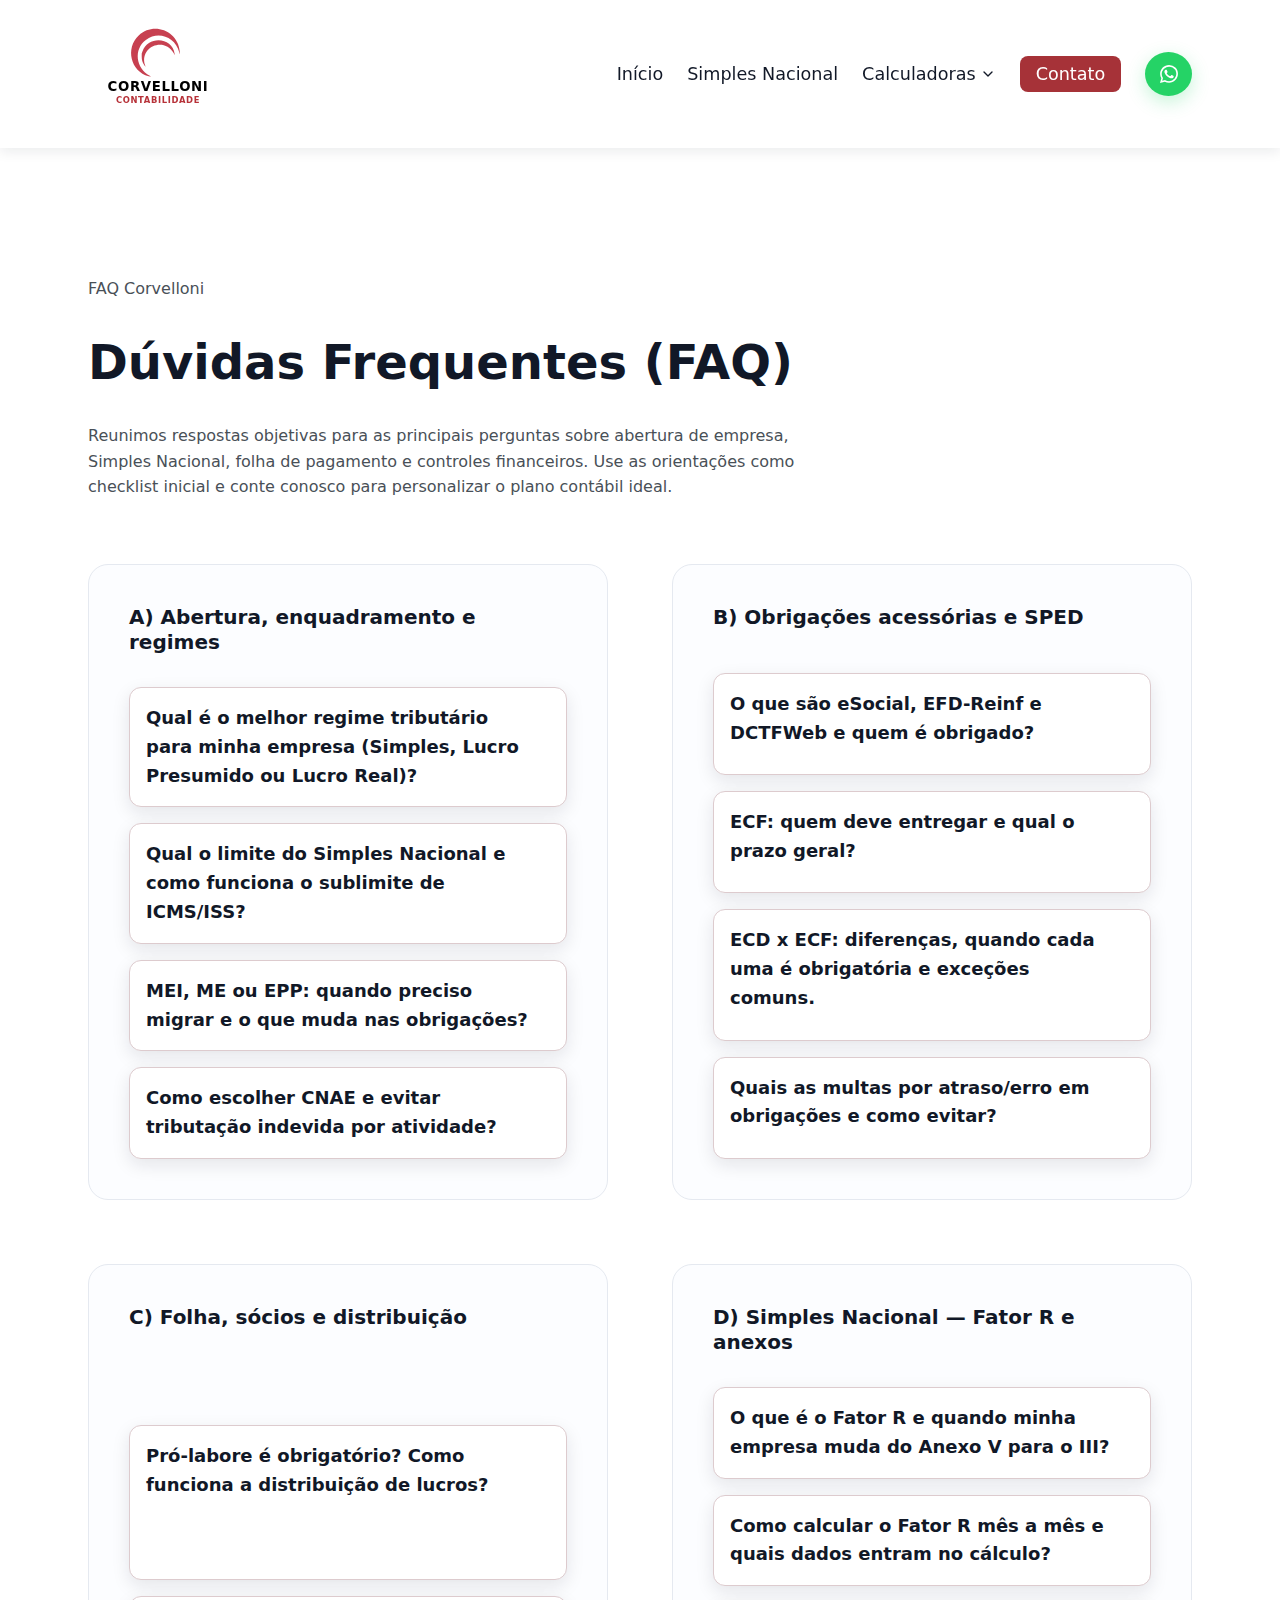
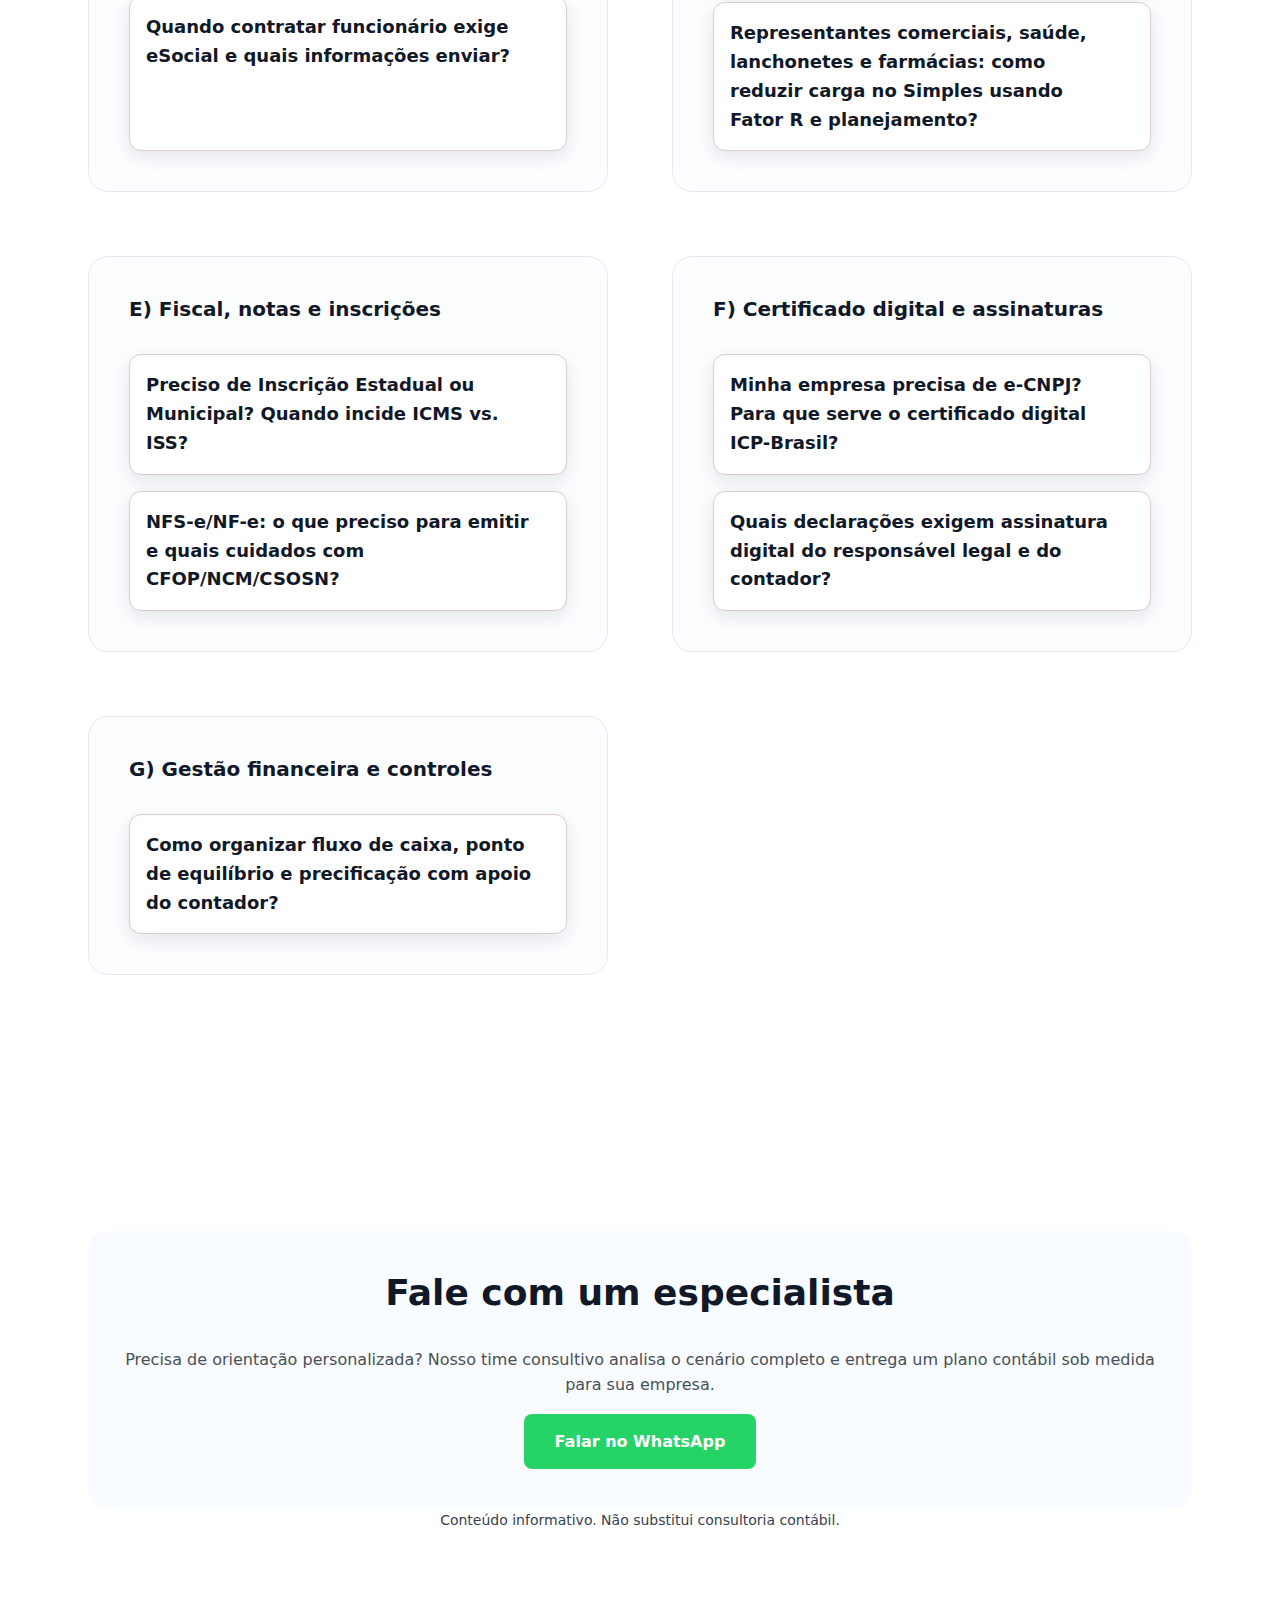
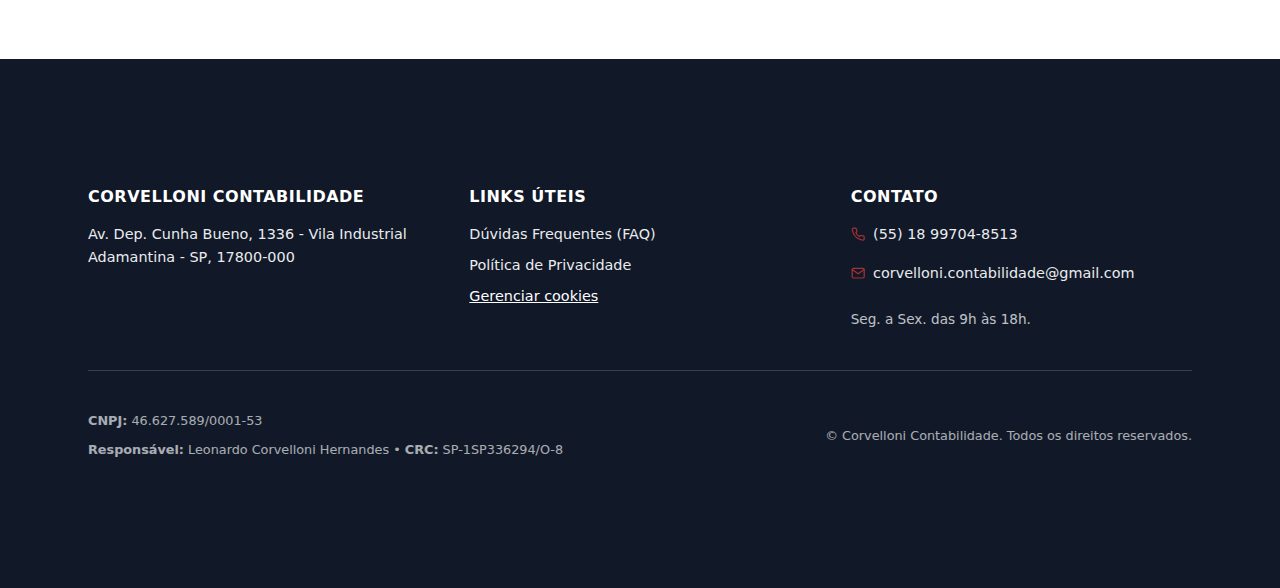
<file: docs/duvidas/index.html>
<!DOCTYPE html>
<html lang="pt-BR">

<head>
    <meta charset="utf-8" />
    <meta name="viewport" content="width=device-width, initial-scale=1" />
    <meta name="robots" content="index,follow">
    <title>Dúvidas Frequentes | Corvelloni Contabilidade</title>
    <meta name="description"
        content="Encontre respostas rápidas sobre regimes tributários, obrigações acessórias, Simples Nacional, folha e gestão financeira com especialistas da Corvelloni Contabilidade." />
    <link rel="canonical" href="https://www.corvelloni.com.br/duvidas/" />

    <meta property="og:locale" content="pt_BR" />
    <meta property="og:type" content="website" />
    <meta property="og:title" content="Dúvidas Frequentes | Corvelloni Contabilidade" />
    <meta property="og:description"
        content="FAQ completo sobre abertura de empresa, obrigações fiscais, Simples Nacional, certificado digital e gestão financeira." />
    <meta property="og:url" content="https://www.corvelloni.com.br/duvidas/" />
    <meta property="og:site_name" content="Corvelloni Contabilidade" />
    <meta property="og:image" content="https://www.corvelloni.com.br/assets/img/social-share.jpg" />
    <meta property="og:image:alt"
        content="Dashboard financeiro apresentado pela Corvelloni Contabilidade em um notebook" />
    <meta name="twitter:card" content="summary_large_image" />
    <meta name="twitter:title" content="Dúvidas Frequentes | Corvelloni Contabilidade" />
    <meta name="twitter:description" content="Tire dúvidas contábeis com orientações práticas da equipe Corvelloni." />
    <meta name="twitter:image" content="https://www.corvelloni.com.br/assets/img/social-share.jpg" />

    <link rel="icon" type="image/png" sizes="32x32" href="/assets/icons/favicon-32x32.png" />
    <link rel="icon" type="image/png" sizes="16x16" href="/assets/icons/favicon-16x16.png" />
    <link rel="apple-touch-icon" sizes="180x180" href="../assets/apple-touch-icon-BkZQMrrD.png" />
    <link rel="manifest" href="../assets/site-CkdoKGYk.webmanifest" />
    <meta name="theme-color" content="#111827" />
    <meta name="format-detection" content="telephone=no">
  <script type="module" crossorigin src="../assets/app-Cbi3Chmv.js"></script>
  <link rel="stylesheet" crossorigin href="../assets/app-DhaJQBAa.css">
</head>

<body>
    <a class="u-visually-hidden u-skiplink" href="#conteudo-principal">Pular para o conteúdo</a>
    <header class="c-header">
        <div class="o-container c-header__inner">
            <a class="c-header__logo" href="/">
                <img src="[data-uri]" decoding="async" alt="Corvelloni Contabilidade" width="140"
                    height="40" />
            </a>

            <button class="c-header__toggle" type="button" aria-expanded="false" aria-controls="menu-principal"
                data-nav-toggle>
                <span class="u-visually-hidden">Abrir menu</span>
                <svg xmlns="http://www.w3.org/2000/svg" width="24" height="24" viewBox="0 0 24 24" fill="none"
                    stroke="currentColor" stroke-width="2" stroke-linecap="round" stroke-linejoin="round"
                    aria-hidden="true">
                    <line x1="3" y1="12" x2="21" y2="12"></line>
                    <line x1="3" y1="6" x2="21" y2="6"></line>
                    <line x1="3" y1="18" x2="21" y2="18"></line>
                </svg>
            </button>

            <nav id="menu-principal" class="c-nav" aria-label="Menu principal">
                <ul class="c-nav__list">
                    <li><a class="c-nav__link" href="/">Início</a></li>
                    <li><a class="c-nav__link" href="/simples-nacional/">Simples Nacional</a></li>

                    <li class="c-nav__item--has-dropdown">
                        <button id="btn-calculadoras" class="c-nav__link" type="button" aria-haspopup="true"
                            aria-expanded="false" aria-controls="submenu-calculadoras">
                            Calculadoras
                            <svg class="c-nav__arrow-icon" xmlns="http://www.w3.org/2000/svg" width="16" height="16"
                                viewBox="0 0 24 24" fill="none" stroke="currentColor" stroke-width="2"
                                stroke-linecap="round" stroke-linejoin="round" aria-hidden="true">
                                <polyline points="6 9 12 15 18 9"></polyline>
                            </svg>
                        </button>
                        <ul id="submenu-calculadoras" class="c-nav__submenu">
                            <li><a class="c-nav__submenu-link"
                                    href="/calc/custo-abrir-cnpj/index.html">Custo para Abrir
                                    CNPJ</a>
                            </li>
                            <li><a class="c-nav__submenu-link"
                                    href="/calc/salario-liquido/">Salário Líquido</a></li>
                            <li><a class="c-nav__submenu-link"
                                    href="/calc/clt-vs-pj/index.html">CLT vs PJ</a></li>
                            <li><a class="c-nav__submenu-link" href="calc/fator-r/">Fator
                                    R</a></li>
                        </ul>
                    </li>
                    <li><a class="c-nav__link c-nav__link--cta" href="#contato">Contato</a></li>
                    <li class="c-nav__wa-item">
                        <a class="c-nav__wa-btn"
                            href="https://wa.me/5518997048513?text=Ol%C3%A1%2C%20gostaria%20de%20uma%20proposta"
                            target="_blank" rel="noopener noreferrer" aria-label="Falar no WhatsApp">
                            <svg class="c-nav__wa-ico" xmlns="http://www.w3.org/2000/svg" width="18" height="18"
                                viewBox="0 0 24 24" aria-hidden="true">
                                <path fill="currentColor"
                                    d="M20.52 3.48A11.93 11.93 0 0 0 12.07 0C5.5 0 .18 5.32.18 11.88c0 2.09.56 4.09 1.62 5.86L0 24l6.41-1.73a11.86 11.86 0 0 0 5.66 1.44h.01c6.56 0 11.88-5.32 11.88-11.88 0-3.18-1.24-6.17-3.42-8.35ZM12.07 21.6a9.7 9.7 0 0 1-4.94-1.35l-.35-.21-3.8 1.03 1.02-3.7-.23-.38a9.69 9.69 0 1 1 8.3 4.61Zm5.58-7.25c-.3-.15-1.79-.88-2.07-.98-.28-.1-.49-.15-.7.15-.21.3-.8.98-.98 1.18-.18.2-.36.23-.66.08-.3-.15-1.27-.47-2.42-1.5-.89-.79-1.49-1.76-1.66-2.06-.17-.3-.02-.46.13-.61.13-.13.3-.36.43-.54.15-.18.2-.3.3-.5.1-.2.05-.38-.02-.53-.07-.15-.7-1.68-.96-2.3-.25-.6-.5-.52-.7-.53h-.6c-.2 0-.53.07-.81.38-.28.3-1.07 1.05-1.07 2.56 0 1.5 1.1 2.95 1.25 3.16.15.2 2.15 3.28 5.2 4.6.73.32 1.3.5 1.75.64.74.24 1.42.2 1.95.13.6-.09 1.79-.73 2.04-1.44.25-.71.25-1.3.17-1.43-.07-.13-.27-.2-.57-.35Z" />
                            </svg>
                        </a>
                    </li>
                </ul>
            </nav>
        </div>
    </header>

    <main id="conteudo">
        <div id="conteudo-principal" tabindex="-1"></div>
        <section class="o-section">
            <div class="o-container c-faq">
                <div class="c-faq__intro">
                    <p class="c-hero__eyebrow">FAQ Corvelloni</p>
                    <h1>Dúvidas Frequentes (FAQ)</h1>
                    <p>Reunimos respostas objetivas para as principais perguntas sobre abertura de empresa, Simples
                        Nacional,
                        folha de pagamento e controles financeiros. Use as orientações como checklist inicial e conte
                        conosco
                        para personalizar o plano contábil ideal.</p>
                </div>
                <div class="c-faq__sections">
                    <section class="c-faq__section" aria-labelledby="faq-abertura">
                        <h2 id="faq-abertura">A) Abertura, enquadramento e regimes</h2>
                        <details class="c-faq__item">
                            <summary class="c-faq__question">Qual é o melhor regime tributário para minha empresa
                                (Simples, Lucro Presumido ou Lucro Real)?</summary>
                            <div class="c-faq__answer">
                                <p>Comece levantando projeções de faturamento, margem de lucro, folha e estrutura de
                                    custos dos próximos 12 meses.
                                    Simule a carga efetiva de cada regime, considerando tributos federais, estaduais e
                                    municipais e benefícios setoriais.
                                    Avalie também obrigações acessórias e a necessidade de controles mais robustos no
                                    Lucro Real.</p>
                                <p>Evite decidir apenas pelo imposto menor de um mês isolado: riscos como
                                    desenquadramento e aumento de custos com folha podem
                                    anular a economia. Solicite uma análise comparativa completa em <a
                                        href="/reducao-tributaria-simples/">planejamento tributário consultivo</a> antes
                                    de formalizar.
                                </p>
                                <p>Conte com o contador para revisar contratos, verificar incentivos locais e validar
                                    projeções antes de optar.</p>
                            </div>
                        </details>
                        <details class="c-faq__item">
                            <summary class="c-faq__question">Qual o limite do Simples Nacional e como funciona o
                                sublimite de ICMS/ISS?</summary>
                            <div class="c-faq__answer">
                                <p>O teto geral do Simples Nacional é de R$ 4,8 milhões em receita bruta acumulada nos
                                    últimos 12 meses.
                                    Alguns estados e municípios estabelecem sublimite de R$ 3,6 milhões para ICMS e ISS:
                                    ao ultrapassar esse patamar,
                                    a empresa continua no Simples para tributos federais, mas recolhe ICMS/ISS fora do
                                    regime unificado.</p>
                                <ul>
                                    <li>Monitore mensalmente o faturamento acumulado no PGDAS-D.</li>
                                    <li>Cheque legislação do seu estado e cidade para confirmar sublimite vigente.</li>
                                    <li>Planeje fluxo de caixa para uma eventual mudança na apuração de ICMS/ISS.</li>
                                </ul>
                                <p>Acione o contador com antecedência para ajustar cadastros estaduais/municipais e
                                    evitar autuações.</p>
                            </div>
                        </details>
                        <details class="c-faq__item">
                            <summary class="c-faq__question">MEI, ME ou EPP: quando preciso migrar e o que muda nas
                                obrigações?</summary>
                            <div class="c-faq__answer">
                                <p>O MEI deve solicitar desenquadramento quando ultrapassa o limite anual permitido ou
                                    passa a exercer atividade não permitida.
                                    Ao migrar para ME ou EPP, surgem novas obrigações: emissão de notas conforme regime,
                                    entrega de declarações contábeis e folha de pagamento estruturada.</p>
                                <p>Prepare documentos societários, defina regime tributário adequado e atualize
                                    inscrições municipal e estadual.</p>
                                <p>Para garantir uma transição sem multas, conte com o serviço especializado de <a
                                        href="/migracao-mei-para-me/">migração de MEI para ME</a> e mantenha reuniões
                                    com o contador para acompanhar novas rotinas.</p>
                            </div>
                        </details>
                        <details class="c-faq__item">
                            <summary class="c-faq__question">Como escolher CNAE e evitar tributação indevida por
                                atividade?</summary>
                            <div class="c-faq__answer">
                                <p>Mapeie cada serviço ou produto oferecido, identifique o CNAE primário e secundários
                                    correspondentes e verifique enquadramento permitido pelo município.
                                    Confirme se o CNAE escolhido habilita incentivos ou exige licenças específicas.</p>
                                <p>Revise frequentemente o contrato social e cadastros para ajustar atividades novas e
                                    evitar autuações por divergência.</p>
                                <p>Durante a <a href="/abertura-cnpj/">abertura ou alteração de empresa</a>, envolva o
                                    contador para checar tabelas fiscais, impacto em ISS/ICMS e cruzar com regras do
                                    Simples Nacional.</p>
                            </div>
                        </details>
                    </section>

                    <section class="c-faq__section" aria-labelledby="faq-obrigacoes">
                        <h2 id="faq-obrigacoes">B) Obrigações acessórias e SPED</h2>
                        <details class="c-faq__item">
                            <summary class="c-faq__question">O que são eSocial, EFD-Reinf e DCTFWeb e quem é obrigado?
                            </summary>
                            <div class="c-faq__answer">
                                <p>São módulos do SPED que centralizam informações trabalhistas, previdenciárias e
                                    retenções.
                                    Toda empresa com empregados, prestadores com retenção ou obrigadas à contribuição
                                    previdenciária utiliza os três módulos integrados.</p>
                                <ul>
                                    <li>Cadastre eventos trabalhistas no eSocial (admissões, rescisões, folha).</li>
                                    <li>Informe retenções de serviços, obras e produtor rural na EFD-Reinf.</li>
                                    <li>Consolide débitos previdenciários na DCTFWeb e gere a guia DARF.</li>
                                </ul>
                                <p>Falhas de integração geram inconsistências e multas automáticas. Garanta
                                    parametrização correta dos sistemas com apoio contábil.</p>
                            </div>
                        </details>
                        <details class="c-faq__item">
                            <summary class="c-faq__question">ECF: quem deve entregar e qual o prazo geral?</summary>
                            <div class="c-faq__answer">
                                <p>A Escrituração Contábil Fiscal (ECF) é obrigatória para todas as pessoas jurídicas,
                                    inclusive imunes e isentas, com exceção do Simples Nacional e órgãos públicos.
                                    O prazo usual é o último dia útil de julho do ano seguinte ao exercício.</p>
                                <p>Mantenha escrituração contábil em dia, valide saldos e configure plano de contas
                                    referencial com antecedência.</p>
                                <p>Agende revisão com o contador para cruzar ECF com ECD, EFD-Contribuições e
                                    declarações de IRPJ, reduzindo riscos de malha.</p>
                            </div>
                        </details>
                        <details class="c-faq__item">
                            <summary class="c-faq__question">ECD x ECF: diferenças, quando cada uma é obrigatória e
                                exceções comuns.</summary>
                            <div class="c-faq__answer">
                                <p>A ECD (Escrituração Contábil Digital) substitui livros contábeis em papel e é
                                    obrigatória para Lucro Real, entidades imunes/isentas com receita acima de limite
                                    legal
                                    e empresas que quiserem aproveitar saldos em prejuízo. Já a ECF detalha bases de
                                    cálculo do IRPJ/CSLL e é obrigatória para quase todas as empresas fora do Simples.
                                </p>
                                <p>Micro e pequenas empresas no Lucro Presumido sem distribuição superior à base podem
                                    ficar dispensadas da ECD, mas precisam manter escrituração para comprovação.</p>
                                <p>Confirme as dispensas anualmente com o contador e registre eventuais livros
                                    auxiliares para auditorias futuras.</p>
                            </div>
                        </details>
                        <details class="c-faq__item">
                            <summary class="c-faq__question">Quais as multas por atraso/erro em obrigações e como
                                evitar?</summary>
                            <div class="c-faq__answer">
                                <p>As penalidades variam conforme obrigação e porte da empresa, podendo incluir valores
                                    fixos por mês-calendário ou percentuais sobre receitas.
                                    Entregas em atraso também bloqueiam certidões negativas e impedem participação em
                                    licitações.</p>
                                <ul>
                                    <li>Monte calendário fiscal integrado ao sistema contábil.</li>
                                    <li>Delegue responsáveis por cada obrigação e configure alertas.</li>
                                    <li>Reveja protocolos de assinatura digital e prazos bancários.</li>
                                </ul>
                                <p>Quando houver erro, retifique imediatamente com orientação do contador para reduzir
                                    multas e juros.</p>
                            </div>
                        </details>
                    </section>

                    <section class="c-faq__section" aria-labelledby="faq-folha">
                        <h2 id="faq-folha">C) Folha, sócios e distribuição</h2>
                        <details class="c-faq__item">
                            <summary class="c-faq__question">Pró-labore é obrigatório? Como funciona a distribuição de
                                lucros?</summary>
                            <div class="c-faq__answer">
                                <p>Sócios que atuam na operação devem definir pró-labore compatível com o mercado e
                                    recolher INSS sobre esse valor.
                                    A distribuição de lucros exige escrituração contábil regular e pagamento apenas após
                                    cobertura de despesas e provisões fiscais.</p>
                                <p>Separe contas bancárias, documente decisões em atas e mantenha balancetes mensais
                                    para comprovar resultados.</p>
                                <p>Para estruturar retiradas saudáveis, peça suporte da <a
                                        href="/contabilidade-mpes/">contabilidade consultiva para MPEs</a> e alinhe com
                                    o contador os limites legais.</p>
                            </div>
                        </details>
                        <details class="c-faq__item">
                            <summary class="c-faq__question">Quando contratar funcionário exige eSocial e quais
                                informações enviar?</summary>
                            <div class="c-faq__answer">
                                <p>Ao contratar o primeiro colaborador celetista, estagiário ou trabalhador temporário,
                                    a empresa deve habilitar o eSocial e enviar eventos iniciais antes do início das
                                    atividades.</p>
                                <ul>
                                    <li>Envie S-1000/S-1005 com dados cadastrais e tabelas.</li>
                                    <li>Cadastre admissões (S-2200) e monitoramento médico (S-2220/S-2240) quando
                                        aplicável.</li>
                                    <li>Feche folha mensal com eventos periódicos (S-1200, S-1210) e guias de FGTS e
                                        INSS.</li>
                                </ul>
                                <p>Revisões frequentes com o contador evitam inconsistências trabalhistas e autuações.
                                </p>
                            </div>
                        </details>
                    </section>

                    <section class="c-faq__section" aria-labelledby="faq-fator-r">
                        <h2 id="faq-fator-r">D) Simples Nacional — Fator R e anexos</h2>
                        <details class="c-faq__item">
                            <summary class="c-faq__question">O que é o Fator R e quando minha empresa muda do Anexo V
                                para o III?</summary>
                            <div class="c-faq__answer">
                                <p>O Fator R compara a folha de pagamento (pró-labore salários encargos) dos últimos 12
                                    meses com a receita bruta do mesmo período.
                                    Se o percentual for igual ou superior a 28%, empresas de serviços específicos podem
                                    ser tributadas pelo Anexo III, com alíquotas iniciais menores.</p>
                                <p>Monitore mensalmente a relação folha/receita e registre planilhas de suporte. Ajustes
                                    tardios podem gerar diferenças retroativas.</p>
                                <p>Agende revisão estratégica com nosso time de <a href="/fator-r/">consultoria em Fator
                                        R</a> para validar enquadramento e documentos comprobatórios.</p>
                            </div>
                        </details>
                        <details class="c-faq__item">
                            <summary class="c-faq__question">Como calcular o Fator R mês a mês e quais dados entram no
                                cálculo?</summary>
                            <div class="c-faq__answer">
                                <p>Some pró-labore sujeito a INSS, salários, encargos patronais e FGTS pagos nos últimos
                                    12 meses. Divida pelo faturamento bruto do período, considerando receitas emitidas
                                    via notas fiscais.</p>
                                <p>Use relatórios do eSocial, livro caixa e PGDAS-D para garantir consistência. Atualize
                                    o cálculo até o dia 20 de cada mês, antes da apuração do Simples.</p>
                                <p>Em caso de dúvidas, compartilhe planilhas com o contador para validar rubricas
                                    elegíveis e evitar glosas.</p>
                            </div>
                        </details>
                        <details class="c-faq__item">
                            <summary class="c-faq__question">Representantes comerciais, saúde, lanchonetes e farmácias:
                                como reduzir carga no Simples usando Fator R e planejamento?</summary>
                            <div class="c-faq__answer">
                                <p>Setores de serviços intensivos em mão de obra podem ampliar folha formal, ajustar
                                    pró-labore e reorganizar contratos para atingir o percentual mínimo do Fator R.
                                    Combine isso com controle de despesas dedutíveis e revisão de anexos aplicáveis.</p>
                                <p>Analise sazonalidade e, se necessário, projete distribuições de lucros sem
                                    comprometer o índice.</p>
                                <p>Agende uma consultoria focada em <a href="/bpo-financeiro/">BPO Financeiro</a> para
                                    monitorar indicadores e garantir documentação apta a comprovar os cálculos.</p>
                            </div>
                        </details>
                    </section>

                    <section class="c-faq__section" aria-labelledby="faq-fiscal">
                        <h2 id="faq-fiscal">E) Fiscal, notas e inscrições</h2>
                        <details class="c-faq__item">
                            <summary class="c-faq__question">Preciso de Inscrição Estadual ou Municipal? Quando incide
                                ICMS vs. ISS?</summary>
                            <div class="c-faq__answer">
                                <p>Empresas que comercializam mercadorias, industrializam ou atuam em transporte
                                    interestadual precisam de Inscrição Estadual para recolher ICMS.
                                    Prestadores de serviços sujeitos ao ISS devem manter Inscrição Municipal ativa.</p>
                                <p>Verifique o CNAE principal e consulte legislação da sua cidade, pois algumas
                                    prefeituras exigem cadastro mesmo para atividades isentas.</p>
                                <p>Durante a formalização ou expansão, peça suporte do time de <a
                                        href="/alvaras-licencas/">alvarás e licenças</a> para mapear exigências locais e
                                    evitar interdições.</p>
                            </div>
                        </details>
                        <details class="c-faq__item">
                            <summary class="c-faq__question">NFS-e/NF-e: o que preciso para emitir e quais cuidados com
                                CFOP/NCM/CSOSN?</summary>
                            <div class="c-faq__answer">
                                <p>Para emitir notas, habilite-se no portal municipal (NFS-e) ou estadual (NF-e),
                                    obtenha certificado digital válido e configure o sistema emissor com série e
                                    numeração.</p>
                                <p>Cadastre produtos e serviços com CFOP, NCM e CSOSN corretos, mantendo atualizações
                                    sempre que a legislação mudar.</p>
                                <p>Erros nesses códigos geram autuações automáticas. Valide cadastros com o contador e
                                    utilize checklists antes da emissão.</p>
                            </div>
                        </details>
                    </section>

                    <section class="c-faq__section" aria-labelledby="faq-certificado">
                        <h2 id="faq-certificado">F) Certificado digital e assinaturas</h2>
                        <details class="c-faq__item">
                            <summary class="c-faq__question">Minha empresa precisa de e-CNPJ? Para que serve o
                                certificado digital ICP-Brasil?</summary>
                            <div class="c-faq__answer">
                                <p>O e-CNPJ é o certificado digital da empresa, exigido para acessar portais fiscais,
                                    assinar declarações eletrônicas e emitir notas.</p>
                                <p>Sem ele, não é possível transmitir obrigações como DCTFWeb, ECD, ECF e NF-e/NFS-e em
                                    muitos municípios.</p>
                                <p>Garanta emissão e renovação com antecedência junto ao serviço de <a
                                        href="/certificado-digital/">certificado digital</a>, evitando paralisações
                                    operacionais.</p>
                            </div>
                        </details>
                        <details class="c-faq__item">
                            <summary class="c-faq__question">Quais declarações exigem assinatura digital do responsável
                                legal e do contador?</summary>
                            <div class="c-faq__answer">
                                <p>Declarações do SPED (ECD, ECF, EFD-Contribuições), DCTFWeb, PER/DCOMP, DEFIS e demais
                                    obrigações eletrônicas costumam exigir assinatura do responsável legal e, em muitos
                                    casos, do contador com CRC ativo.</p>
                                <p>Organize os certificados A1 ou A3, mantenha procurações no e-CAC atualizadas e
                                    registre responsáveis substitutos para emergências.</p>
                                <p>Combine com o contador um calendário de renovações para evitar indisponibilidade nas
                                    datas-limite.</p>
                            </div>
                        </details>
                    </section>

                    <section class="c-faq__section" aria-labelledby="faq-gestao">
                        <h2 id="faq-gestao">G) Gestão financeira e controles</h2>
                        <details class="c-faq__item">
                            <summary class="c-faq__question">Como organizar fluxo de caixa, ponto de equilíbrio e
                                precificação com apoio do contador?</summary>
                            <div class="c-faq__answer">
                                <p>Implemente rotina semanal de atualização do fluxo de caixa com entradas previstas e
                                    despesas fixas/variáveis. Use dados históricos para estimar sazonalidades.</p>
                                <p>Calcule o ponto de equilíbrio considerando custos fixos, margem de contribuição e
                                    ticket médio. Ajuste preços com base na estratégia comercial e carga tributária.</p>
                                <p>Trabalhe com dashboards compartilhados via <a href="/bpo-financeiro/">BPO
                                        Financeiro</a> para cruzar indicadores e revisar metas com o contador.</p>
                                <p>Quando houver expansão, envolva o contador para projetar cenários de capital de giro
                                    e validar políticas de cobrança.</p>
                            </div>
                        </details>
                    </section>
                </div>
            </div>
        </section>

        <section class="o-section" id="linksrapido">
            <div class="o-container">
                <div class="c-faq__cta">
                    <h2>Fale com um especialista</h2>
                    <p>Precisa de orientação personalizada? Nosso time consultivo analisa o cenário completo e entrega
                        um plano contábil sob medida para sua empresa.</p>
                    <a class="c-button c-button--primary"
                        href="https://wa.me/5518997048513?text=Quero%20falar%20com%20um%20especialista" target="_blank"
                        rel="noopener noreferrer">Falar no WhatsApp</a>
                </div>
                <p class="c-faq__disclaimer">Conteúdo informativo. Não substitui consultoria contábil.</p>
            </div>
        </section>
    </main>

    <footer class="c-footer" id="contato">
        <div class="o-container">
            <div class="c-footer__main">
                <div class="c-footer__column">
                    <h3 class="c-footer__title">Corvelloni Contabilidade</h3>
                    <address class="c-footer__address">
                        Av. Dep. Cunha Bueno, 1336 - Vila Industrial<br>
                        Adamantina - SP, 17800-000
                    </address>
                </div>

                <div class="c-footer__column">
                    <h3 class="c-footer__title">Links Úteis</h3>
                    <ul class="c-footer__links">
                        <li><a href="/duvidas/">Dúvidas Frequentes (FAQ)</a></li>
                        <li><a href="/politica-de-privacidade/index.html">Política de Privacidade</a></li>
                    </ul>
                </div>

                <div class="c-footer__column">
                    <h3 class="c-footer__title">Contato</h3>
                    <ul class="c-footer__contact-list">
                        <li class="c-footer__contact-item">
                            <svg xmlns="http://www.w3.org/2000/svg" width="16" height="16" viewBox="0 0 24 24"
                                fill="none" stroke="currentColor" stroke-width="2" stroke-linecap="round"
                                stroke-linejoin="round" aria-hidden="true">
                                <path
                                    d="M22 16.92v3a2 2 0 0 1-2.18 2 19.79 19.79 0 0 1-8.63-3.07 19.5 19.5 0 0 1-6-6 19.79 19.79 0 0 1-3.07-8.67A2 2 0 0 1 4.11 2h3a2 2 0 0 1 2 1.72 12.84 12.84 0 0 0 .7 2.81 2 2 0 0 1-.45 2.11L8.09 9.91a16 16 0 0 0 6 6l1.27-1.27a2 2 0 0 1 2.11-.45 12.84 12.84 0 0 0 2.81.7A2 2 0 0 1 22 16.92z">
                                </path>
                            </svg>
                            <a href="tel:5518997048513">(55) 18 99704-8513</a>
                        </li>
                        <li class="c-footer__contact-item">
                            <svg xmlns="http://www.w3.org/2000/svg" width="16" height="16" viewBox="0 0 24 24"
                                fill="none" stroke="currentColor" stroke-width="2" stroke-linecap="round"
                                stroke-linejoin="round" aria-hidden="true">
                                <path d="M4 4h16c1.1 0 2 .9 2 2v12c0 1.1-.9 2-2 2H4c-1.1 0-2-.9-2-2V6c0-1.1.9-2 2-2z">
                                </path>
                                <polyline points="22,6 12,13 2,6"></polyline>
                            </svg>
                            <a href="mailto:corvelloni.contabilidade@gmail.com">corvelloni.contabilidade@gmail.com</a>
                        </li>

                    </ul>
                    <p class="c-footer__hours">Seg. a Sex. das 9h às 18h.</p>
                </div>
            </div>

            <div class="c-footer__bottom">
                <div class="c-footer__legal">
                    <span><strong>CNPJ:</strong> 46.627.589/0001-53</span>
                    <span><strong>Responsável:</strong> Leonardo Corvelloni Hernandes • <strong>CRC:</strong>
                        SP-1SP336294/O-8</span>
                </div>
                <div class="c-footer__copy">
                    <span>© <span id="ano-atual"></span> Corvelloni Contabilidade. Todos os direitos reservados.</span>
                </div>
            </div>
        </div>
    </footer>

    <script type="application/ldjson">
{
  "@context": "https://schema.org",
  "@type": "FAQPage",
  "mainEntity": [
    {
      "@type": "Question",
      "name": "Qual é o melhor regime tributário para minha empresa (Simples, Lucro Presumido ou Lucro Real)?",
      "acceptedAnswer": {
        "@type": "Answer",
        "text": "Levante projeções de faturamento, margem, folha e custos dos próximos 12 meses. Compare a carga efetiva de cada regime, avaliando tributos federais, estaduais e municipais, benefícios setoriais e obrigações acessórias. Evite decidir apenas por um mês isolado e peça uma análise comparativa completa antes de formalizar a escolha."
      }
    },
    {
      "@type": "Question",
      "name": "Qual o limite do Simples Nacional e como funciona o sublimite de ICMS/ISS?",
      "acceptedAnswer": {
        "@type": "Answer",
        "text": "O teto geral do Simples é de R$ 4,8 milhões em receita bruta acumulada nos últimos 12 meses. Alguns estados e municípios aplicam sublimite de R$ 3,6 milhões para ICMS/ISS; ao ultrapassá-lo, a empresa permanece no Simples para tributos federais, mas recolhe ICMS/ISS fora do regime. Monitore o PGDAS-D e planeje fluxo de caixa para essa transição."
      }
    },
    {
      "@type": "Question",
      "name": "MEI, ME ou EPP: quando preciso migrar e o que muda nas obrigações?",
      "acceptedAnswer": {
        "@type": "Answer",
        "text": "O MEI deve se desenquadrar ao exceder o limite anual ou atuar em atividade vedada. Ao migrar para ME ou EPP, surgem obrigações como emissão de notas conforme o novo regime, entrega de declarações contábeis e folha de pagamento estruturada. Prepare documentos societários, defina regime tributário e atualize inscrições municipal e estadual com apoio contábil."
      }
    },
    {
      "@type": "Question",
      "name": "Como escolher CNAE e evitar tributação indevida por atividade?",
      "acceptedAnswer": {
        "@type": "Answer",
        "text": "Mapeie produtos e serviços, identifique CNAE primário e secundários permitidos e verifique regras municipais. Confirme se o CNAE habilita incentivos ou exige licenças específicas e revise o contrato social sempre que incluir novas atividades. Conte com o contador para cruzar regras do Simples e impactos em ISS/ICMS."
      }
    },
    {
      "@type": "Question",
      "name": "O que são eSocial, EFD-Reinf e DCTFWeb e quem é obrigado?",
      "acceptedAnswer": {
        "@type": "Answer",
        "text": "São módulos do SPED que centralizam informações trabalhistas, previdenciárias e retenções. Empresas com empregados, prestadores com retenção ou obrigadas à contribuição previdenciária utilizam os três módulos integrados. Cadastre eventos trabalhistas, informe retenções e consolide débitos na DCTFWeb com parametrização correta dos sistemas."
      }
    },
    {
      "@type": "Question",
      "name": "ECF: quem deve entregar e qual o prazo geral?",
      "acceptedAnswer": {
        "@type": "Answer",
        "text": "A ECF é obrigatória para quase todas as pessoas jurídicas, exceto optantes do Simples e órgãos públicos. O prazo costuma ser o último dia útil de julho do ano seguinte ao exercício. Mantenha escrituração contábil em dia, valide saldos e configure o plano de contas referencial com antecedência."
      }
    },
    {
      "@type": "Question",
      "name": "ECD x ECF: diferenças, quando cada uma é obrigatória e exceções comuns.",
      "acceptedAnswer": {
        "@type": "Answer",
        "text": "A ECD substitui livros contábeis e é obrigatória para Lucro Real, entidades imunes/isentas com receita acima do limite e empresas que quiserem aproveitar prejuízos. A ECF detalha bases do IRPJ/CSLL e é exigida para empresas fora do Simples. Algumas empresas do Lucro Presumido podem ficar dispensadas da ECD, mas precisam manter escrituração para comprovação."
      }
    },
    {
      "@type": "Question",
      "name": "Quais as multas por atraso/erro em obrigações e como evitar?",
      "acceptedAnswer": {
        "@type": "Answer",
        "text": "Penalidades variam por obrigação e porte, indo de valores fixos por mês a percentuais sobre receitas, além de bloquear certidões. Para evitar, mantenha calendário fiscal integrado, delegue responsáveis, configure alertas e revise assinaturas digitais. Em caso de erro, retifique com orientação contábil."
      }
    },
    {
      "@type": "Question",
      "name": "Pró-labore é obrigatório? Como funciona a distribuição de lucros?",
      "acceptedAnswer": {
        "@type": "Answer",
        "text": "Sócios que atuam na operação devem definir pró-labore compatível e recolher INSS. A distribuição de lucros requer escrituração regular e pagamento somente após cobrir despesas e provisões fiscais. Separe contas bancárias e mantenha balancetes mensais para comprovar resultados."
      }
    },
    {
      "@type": "Question",
      "name": "Quando contratar funcionário exige eSocial e quais informações enviar?",
      "acceptedAnswer": {
        "@type": "Answer",
        "text": "Ao contratar o primeiro colaborador celetista, estagiário ou temporário, habilite o eSocial antes do início das atividades. Envie dados cadastrais, admissões, eventos de saúde e segurança, folha mensal e guias de FGTS/INSS. Revisões com o contador evitam inconsistências trabalhistas."
      }
    },
    {
      "@type": "Question",
      "name": "O que é o Fator R e quando minha empresa muda do Anexo V para o III?",
      "acceptedAnswer": {
        "@type": "Answer",
        "text": "O Fator R compara a folha (pró-labore, salários, encargos) dos últimos 12 meses com a receita do período. Se o percentual for igual ou superior a 28%, empresas de serviços específicos podem ser tributadas pelo Anexo III. Monitore mensalmente a relação e mantenha documentação comprobatória."
      }
    },
    {
      "@type": "Question",
      "name": "Como calcular o Fator R mês a mês e quais dados entram no cálculo?",
      "acceptedAnswer": {
        "@type": "Answer",
        "text": "Some pró-labore sujeito a INSS, salários, encargos patronais e FGTS pagos nos últimos 12 meses e divida pelo faturamento bruto do período. Utilize relatórios do eSocial, livro caixa e PGDAS-D, atualizando o cálculo até o dia 20 de cada mês. Compartilhe planilhas com o contador para validar rubricas elegíveis."
      }
    },
    {
      "@type": "Question",
      "name": "Representantes comerciais, saúde, lanchonetes e farmácias: como reduzir carga no Simples usando Fator R e planejamento?",
      "acceptedAnswer": {
        "@type": "Answer",
        "text": "Setores intensivos em mão de obra podem ampliar folha formal, ajustar pró-labore e reorganizar contratos para alcançar o percentual mínimo do Fator R. Combine com controle de despesas dedutíveis e revisão de anexos. Analise sazonalidade e projete distribuições sem comprometer o índice com apoio consultivo."
      }
    },
    {
      "@type": "Question",
      "name": "Preciso de Inscrição Estadual ou Municipal? Quando incide ICMS vs. ISS?",
      "acceptedAnswer": {
        "@type": "Answer",
        "text": "Quem comercializa mercadorias, industrializa ou faz transporte interestadual precisa de Inscrição Estadual para recolher ICMS. Prestadores de serviços sujeitos a ISS devem manter Inscrição Municipal. Verifique o CNAE e consulte a legislação local, pois algumas prefeituras exigem cadastro mesmo para atividades isentas."
      }
    },
    {
      "@type": "Question",
      "name": "NFS-e/NF-e: o que preciso para emitir e quais cuidados com CFOP/NCM/CSOSN?",
      "acceptedAnswer": {
        "@type": "Answer",
        "text": "Habilite-se no portal municipal ou estadual, obtenha certificado digital e configure o emissor com série e numeração. Cadastre produtos e serviços com CFOP, NCM e CSOSN corretos, atualizando-os quando a legislação mudar. Valide cadastros com o contador e utilize checklists antes da emissão."
      }
    },
    {
      "@type": "Question",
      "name": "Minha empresa precisa de e-CNPJ? Para que serve o certificado digital ICP-Brasil?",
      "acceptedAnswer": {
        "@type": "Answer",
        "text": "O e-CNPJ é o certificado digital da empresa, necessário para acessar portais fiscais, assinar declarações eletrônicas e emitir notas. Sem ele, não é possível transmitir obrigações como DCTFWeb, ECD, ECF e NF-e/NFS-e em muitos municípios. Garanta emissão e renovação com antecedência."
      }
    },
    {
      "@type": "Question",
      "name": "Quais declarações exigem assinatura digital do responsável legal e do contador?",
      "acceptedAnswer": {
        "@type": "Answer",
        "text": "Declarações do SPED, DCTFWeb, PER/DCOMP, DEFIS e outras obrigações eletrônicas exigem assinatura do responsável legal e, em muitos casos, do contador com CRC ativo. Organize certificados A1/A3, mantenha procurações no e-CAC e registre responsáveis substitutos para emergências."
      }
    },
    {
      "@type": "Question",
      "name": "Como organizar fluxo de caixa, ponto de equilíbrio e precificação com apoio do contador?",
      "acceptedAnswer": {
        "@type": "Answer",
        "text": "Atualize semanalmente o fluxo de caixa com entradas e despesas fixas/variáveis, calcule o ponto de equilíbrio considerando custos fixos, margem de contribuição e ticket médio e ajuste preços conforme estratégia e carga tributária. Trabalhe com dashboards compartilhados com o contador para revisar metas e projetar capital de giro."
      }
    }
  ]
}
    </script>
</body>

</html>
</file>
<file: docs/assets/app-DhaJQBAa.css>
@layer tokens.tokens{:root{font-family:Inter,Segoe UI,system-ui,-apple-system,sans-serif}@supports (--css: variables){:root{color-scheme:light;--font-family-base: "Inter", "Segoe UI", system-ui, -apple-system, sans-serif;--font-family-accent: "Inter", "Segoe UI", system-ui, -apple-system, sans-serif;--font-size-50: .875rem;--font-size-100: 1rem;--font-size-200: 1.125rem;--font-size-300: 1.25rem;--font-size-400: 1.5rem;--font-size-500: 1.875rem;--font-size-600: 2.5rem;--color-primary-500: #a63238;--color-primary-600: #8b2c37;--color-primary-700: #7f1d1d;--color-primary-050: #e9f1ff;--color-neutral-000: #ffffff;--color-neutral-050: #f5f7fb;--color-neutral-100: #e5e9f0;--color-neutral-200: #e9ecef;--color-neutral-400: #6b7280;--color-neutral-600: #374151;--color-neutral-700: #495057;--color-neutral-900: #111827;--color-success-500: #16a34a;--color-warning-500: #f97316;--color-danger-500: #dc2626;--color-focus: #0ea5e9;--color-brand-whatsapp: #25D366;--color-brand-whatsapp-dark: #128C7E;--line-height-base: 1.6;--line-height-tight: 1.25;--spacing-000: 0;--spacing-xs: .5rem;--spacing-sm: 1rem;--spacing-md: 1.5rem;--spacing-lg: 2.5rem;--spacing-xl: 4rem;--space-000: var(--spacing-000);--space-100: var(--spacing-xs);--space-200: .75rem;--space-300: var(--spacing-sm);--space-400: var(--spacing-md);--space-500: 2rem;--space-550: var(--spacing-lg);--space-600: 3rem;--space-700: var(--spacing-xl);--radius-sm: .5rem;--radius-md: .75rem;--radius-lg: 1.25rem;--radius-full: 999px;--footer-h: 72px;--radius-sm: .375rem;--border-radius: 8px;--container-max: 1120px;--container-padding: 24px;--shadow-sm: 0 4px 12px rgba(17, 24, 39, .08);--shadow-md: 0 12px 32px rgba(17, 24, 39, .12);--container-max: 72rem;--transition-speed: .3s ease;--transition-duration-fast: .15s;--transition-duration-medium: .25s;--transition-ease: cubic-bezier(.4, 0, .2, 1);--z-header: 1000;--z-dropdown: 110;--z-nav: 1100;--z-modal: 900;--z-toast: 950}}@media (prefers-reduced-motion: reduce){:root{--transition-duration-fast: 0ms;--transition-duration-medium: 0ms}}}@layer base{@layer base{*,*:before,*:after{box-sizing:border-box;margin:0;padding:0}html{scroll-behavior:smooth}body{margin:0;font-family:var(--font-family-base);font-size:1rem;line-height:1.6;color:var(--color-neutral-700);background-color:var(--color-neutral-000);-webkit-font-smoothing:antialiased;-moz-osx-font-smoothing:grayscale}h1,h2,h3{color:var(--color-neutral-900);line-height:1.2;font-weight:700;margin-bottom:1rem;overflow-wrap:break-word}h1{font-size:clamp(1.6rem,8vw,3rem)}h2{font-size:clamp(1.8rem,4vw,2.25rem)}h3{font-size:1.25rem}p{margin-bottom:1rem;overflow-wrap:break-word}p:last-child{margin-bottom:0}img{max-width:100%;height:auto;display:block}a,button{transition:all var(--transition-speed)}:focus-visible{outline:3px solid var(--color-focus);outline-offset:3px;border-radius:var(--border-radius)}input,select,textarea,button{font-family:inherit;font-size:1em;color:inherit;line-height:1.15}}@layer base{@media print{@page{margin:12mm}:root{color-scheme:light}html,body{background:#fff!important;color:#000!important}*,*:before,*:after{background:transparent!important;box-shadow:none!important;text-shadow:none!important;filter:none!important}body{font-size:12pt;line-height:1.5}:where(h1,h2,h3,h4,h5,h6){color:#000;break-after:avoid;break-inside:avoid}p,ul,ol,dl,table,figure,pre,blockquote{break-inside:avoid}p{max-inline-size:none}a{color:#000;text-decoration:underline}a[href^="#"]:after,a[href^="mailto:"]:after,a[href^="tel:"]:after{content:""}a[href^=http]:not(.no-print-url):after{content:" (" attr(href) ")";font-size:.9em;word-break:break-all}img,svg,video,canvas{max-inline-size:100%!important;block-size:auto!important}img,svg,figure,pre,table{break-inside:avoid}figure{margin:0 0 1rem}figcaption{font-size:.9em;color:#000}table{width:100%;border-collapse:collapse}th,td{border:1px solid #000;padding:.4rem;text-align:left}thead th{background:#f3f3f3}pre{border:1px solid #000;padding:.6rem;overflow:visible}code,kbd,pre,samp{color:#000}button,.c-button,.c-nav__wa-btn{display:none!important}input,select,textarea{border:1px solid #000}.c-header,.c-nav,.c-nav__submenu,.c-hero__actions,.no-print{display:none!important}.print-only{display:block!important}.o-grid>*,.c-card-grid>*,.c-link-list__item{break-inside:avoid}p,blockquote{orphans:3;widows:3}}}}@layer utilities.utilities{.u-visually-hidden{border:0;clip:rect(0 0 0 0);clip-path:inset(50%);height:1px;margin:-1px;overflow:hidden;padding:0;position:absolute;white-space:nowrap;width:1px}.u-visually-hidden--focusable:active,.u-visually-hidden--focusable:focus{clip:auto;clip-path:none;height:auto;margin:0;overflow:visible;position:static;white-space:normal;width:auto}.u-skiplink:focus{position:static;width:auto;height:auto;margin:1rem 0;clip:auto;clip-path:none;padding:.5rem .75rem;background:#111827;color:#fff;border-radius:var(--radius-sm)}}@layer objects.objects{.o-container{width:100%;max-width:var(--container-max, 1200px);inline-size:min(100% - 2*var(--container-padding),var(--container-max));margin-inline:auto;padding-inline:var(--container-padding);padding-block:clamp(var(--spacing-lg),6vw,var(--spacing-xl))}.o-section{padding-block:var(--spacing-xl)}}@layer components{@layer components{.c-header{box-shadow:var(--shadow-sm);background-color:var(--color-neutral-000);position:sticky;inset-block-start:0;z-index:var(--z-header, 1000);isolation:isolate}.c-header__inner{display:flex;padding-block:.25rem;justify-content:space-between;align-items:center}.c-header__toggle{appearance:none;-webkit-appearance:none;background:none;border:0;color:var(--color-neutral-900);display:inline-flex;align-items:center;justify-content:center;inline-size:44px;block-size:44px;padding:0;cursor:pointer;border-radius:var(--border-radius);-webkit-tap-highlight-color:transparent}.c-header__toggle:hover{color:var(--color-primary-500)}.c-header__toggle svg{width:24px;height:24px;pointer-events:none}}@layer components{.c-nav{display:none}.c-nav.is-open{display:block;position:absolute;z-index:var(--z-nav, 1100);inset-block-start:100%;inset-inline:0;background:var(--color-neutral-000);color:var(--color-neutral-900);padding:var(--spacing-md);border-top:1px solid var(--color-neutral-200);box-shadow:var(--shadow-sm)}.c-nav.is-open .c-nav__link{color:var(--color-neutral-900);padding:.75rem 1rem;border-radius:var(--border-radius);text-decoration:none}.c-nav.is-open .c-nav__link:hover,.c-nav.is-open .c-nav__link:focus-visible{background:var(--color-primary-500);color:var(--color-neutral-000)}.c-nav.is-open .c-nav__item--has-dropdown>button.c-nav__link:focus-visible{background:transparent;color:var(--color-neutral-900)}.c-nav.is-open select{background:var(--color-neutral-000);color:var(--color-neutral-900);border:1px solid var(--color-neutral-200);border-radius:var(--border-radius)}.c-nav__list{list-style:none;text-align:center}.c-nav__list li:not(:last-child){margin-bottom:var(--spacing-md)}.c-nav__link{font-weight:500;font-size:1.1rem;text-decoration:none}.c-nav__link:hover{color:var(--color-primary-500)}.c-nav__link--cta{background-color:var(--color-primary-500);padding:.5rem 1rem;border-radius:var(--border-radius);color:var(--color-neutral-000)!important;transition:background .2s ease,transform .2s ease,box-shadow .2s ease}.c-nav__link--cta:hover,.c-nav__link--cta:focus-visible{background-color:var(--color-primary-600);color:var(--color-neutral-000)!important;transform:translateY(-1px);box-shadow:0 10px 20px #a6323847}.c-nav__link--cta:active{transform:translateY(0)}.c-nav.is-open .c-nav__link--cta{color:var(--color-neutral-000)!important}.c-nav.is-open .c-nav__link--cta:hover{background-color:var(--color-primary-600);color:var(--color-neutral-000)!important}.c-nav__wa-item{display:none;margin-top:var(--spacing-sm)}.c-nav.is-open .c-nav__wa-item{display:none}.c-nav__wa-btn{display:inline-flex;align-items:center;gap:.5rem;height:44px;width:100%;justify-content:center;padding:0 .9rem;border-radius:999px;background:var(--color-brand-whatsapp);color:#fff;text-decoration:none;font-weight:600;box-shadow:0 6px 18px #25d36640;transition:transform .2s ease,box-shadow .2s ease,background .2s ease}.c-nav__wa-btn:hover{background:var(--color-brand-whatsapp-dark);transform:translateY(-1px);box-shadow:0 10px 20px #128c7e47}.c-nav__wa-ico{flex:0 0 auto;display:block}.c-nav__wa-text{line-height:1}.c-nav__avatar-item{display:none}.c-nav__avatar{display:block;width:50px;height:50px;border-radius:50%;object-fit:cover;border:2px solid var(--color-primary-500)}}@layer components{.c-nav__item--has-dropdown{position:relative}.c-nav__arrow-icon{display:inline-block;vertical-align:middle;margin-left:4px;transition:transform var(--transition-speed)}.c-nav__item--has-dropdown>button[aria-expanded=true] .c-nav__arrow-icon{transform:rotate(180deg)}@media (min-width: 768px){.c-nav__item--has-dropdown:hover>.c-nav__submenu,.c-nav__item--has-dropdown>.c-nav__submenu:hover{display:block;opacity:1;visibility:visible;transform:translateY(0);pointer-events:auto}}@media (min-width: 768px){.c-nav__item--has-dropdown:after{content:"";position:absolute;inset-inline:0;inset-block-start:100%;block-size:8px}}.c-nav__submenu{display:none;position:absolute;inset-block-start:100%;inset-inline-start:0;min-width:260px;pointer-events:none;list-style:none;margin:0;padding:.5rem;background:var(--color-neutral-000);border:1px solid var(--color-neutral-200);border-radius:12px;box-shadow:var(--shadow-sm)}@media (min-width: 768px){.c-nav__submenu{display:block;opacity:0;visibility:hidden;transform:translateY(6px);transition:opacity .18s ease,transform .18s ease,visibility .18s ease}}.c-nav__submenu[hidden]{display:none!important}.c-nav__submenu li{margin:0}.c-nav__submenu li+li{border-top:1px dashed var(--color-neutral-200)}.c-nav__submenu li+li .c-nav__submenu-link{margin-top:.25rem}.c-nav__submenu-link{display:flex;align-items:center;justify-content:space-between;gap:.75rem;padding:.625rem .75rem;border-radius:10px;text-decoration:none;color:inherit;transition:background .15s ease,color .15s ease}.c-nav__submenu-link:after{content:"›";opacity:.5;transition:transform .15s ease,opacity .15s ease}.c-nav__submenu-link:hover,.c-nav__submenu-link:focus-visible,.c-nav__submenu-link:active{background:color-mix(in srgb,var(--color-primary-500) 12%,transparent);color:var(--color-primary-700, #7f1d1d);outline:none}.c-nav__submenu-link:hover:after{opacity:.8;transform:translate(2px)}:root[data-theme=dark] .c-nav__submenu{background:#0b1220;border-color:#1f2937;box-shadow:0 10px 24px #00000059}:root[data-theme=dark] .c-nav__submenu-link:hover,:root[data-theme=dark] .c-nav__submenu-link:focus-visible{background:color-mix(in srgb,#3b82f6 16%,transparent);color:#e5e7eb}}@layer components{.c-button{display:inline-flex;align-items:center;gap:.5rem;justify-content:center;padding-block:.8rem;padding-inline:1.8rem;min-block-size:44px;border-radius:var(--border-radius);font-weight:600;text-align:center;cursor:pointer;border:2px solid transparent;text-decoration:none;-webkit-user-select:none;user-select:none;touch-action:manipulation;transition:transform var(--transition-speed),box-shadow var(--transition-speed),background-color var(--transition-speed),color var(--transition-speed),border-color var(--transition-speed)}.c-button:hover{transform:translateY(-2px);box-shadow:var(--shadow-md);text-decoration:none}.c-button:active{transform:translateY(-1px)}.c-button[disabled],.c-button.is-disabled{opacity:.6;pointer-events:none;cursor:not-allowed}.c-button--primary{background-color:var(--color-brand-whatsapp);color:var(--color-neutral-000)}.c-button--primary:hover{background-color:var(--color-brand-whatsapp-dark);color:var(--color-neutral-000)}.c-button--ghost{background-color:transparent;color:var(--color-primary-500);border-color:var(--color-primary-500);text-align:center;justify-content:center;align-items:center}.c-button--ghost.c-faq-inline__cta{font-size:var(--font-size-100);color:var(--color-primary-600);letter-spacing:.18em;text-transform:uppercase;font-weight:600;font-family:var(--font-family-base)}.c-button--ghost.c-faq-inline__cta:hover{font-size:var(--font-size-100);background-color:var(--color-primary-500);border-color:var(--color-primary-500);color:var(--color-neutral-000);letter-spacing:.18em;text-transform:uppercase;font-weight:600;font-family:var(--font-family-base)}.c-button--ghost:hover{background-color:var(--color-primary-500);color:var(--color-neutral-000);border-color:var(--color-primary-500)}}@layer components{.c-trust-bar{display:flex;flex-wrap:wrap;justify-content:center;align-items:center;gap:var(--space-550)}.c-trust-bar :is(img,svg){filter:grayscale(100%);opacity:.7;height:30px;width:auto;transition:filter var(--transition-speed),opacity var(--transition-speed)}.c-trust-bar :is(img,svg):hover,.c-trust-bar a:hover :is(img,svg),.c-trust-bar a:focus-visible :is(img,svg){filter:grayscale(0%);opacity:1}}@layer components{.c-section-header{text-align:center;max-inline-size:700px;margin-inline:auto;margin-block-end:var(--space-700)}.c-section-header>*:last-child{margin-block-end:0}@supports (text-wrap: balance){.c-section-header :is(h2,h3){text-wrap:balance}}}@layer components{.c-card-grid{display:grid;grid-template-columns:1fr;gap:var(--spacing-lg);min-width:0}.c-card{text-align:center;background-color:var(--color-neutral-000);padding:var(--spacing-lg);border:1px solid var(--color-neutral-200);border-radius:var(--border-radius);transition:transform var(--transition-speed),box-shadow var(--transition-speed),border-color var(--transition-speed)}.c-card:hover{transform:translateY(-8px);box-shadow:var(--shadow-md);border-color:var(--color-primary-500);will-change:transform}.c-card--link{display:block;color:inherit;text-decoration:none}.c-card--link:focus-visible{outline:3px solid var(--color-focus);outline-offset:3px;transform:translateY(-6px);box-shadow:var(--shadow-md)}.c-card__icon{margin-bottom:var(--spacing-md);color:var(--color-primary-500)}.c-card__title{margin-bottom:var(--spacing-xs)}}@layer components{.c-footer{background-color:var(--color-neutral-900);color:var(--color-neutral-200);padding:var(--spacing-xl) 0;font-size:.9rem;line-height:1.6}.c-footer__main{display:grid;grid-template-columns:1fr;gap:var(--spacing-lg);padding-bottom:var(--spacing-lg);text-align:center;justify-items:center}.c-footer__title{font-size:1rem;font-weight:600;color:var(--color-neutral-000);margin-bottom:var(--spacing-sm);text-transform:uppercase;letter-spacing:.5px}.c-footer__address{font-style:normal;color:var(--color-neutral-200)}.c-footer__links,.c-footer__contact-list{list-style:none;display:flex;flex-direction:column;gap:var(--spacing-xs);align-items:center}.c-footer a:focus-visible{outline:2px solid var(--color-primary-500);outline-offset:2px;border-radius:var(--radius-sm);text-decoration:underline}.c-footer__links a,.c-footer__contact-list a{color:var(--color-neutral-200);text-decoration:none}.c-footer__links a:hover,.c-footer__contact-list a:hover{color:var(--color-neutral-000);text-decoration:underline}.c-footer__contact-item{display:flex;align-items:center;gap:var(--spacing-xs);margin-bottom:var(--spacing-xs);justify-content:center}.c-footer__contact-item svg{flex-shrink:0;color:var(--color-primary-500);inline-size:1em;block-size:1em}.c-footer__contact-item svg[fill="#25D366"]{color:#25d366}.c-footer__hours{margin-top:var(--spacing-sm);font-size:.85rem;opacity:.8}.c-footer__bottom{border-top:1px solid var(--color-neutral-700);padding-top:var(--spacing-lg);display:flex;flex-direction:column;align-items:center;text-align:center;gap:var(--spacing-md);font-size:.8rem;color:var(--color-neutral-200);opacity:.7}.c-footer__legal{display:flex;flex-direction:column;gap:var(--spacing-xs)}}@layer components{.c-link-list{display:grid;gap:var(--spacing-sm);max-width:700px;margin:0 auto}.c-link-list__item{display:flex;align-items:center;padding:var(--spacing-sm) var(--spacing-md);background-color:var(--color-neutral-000);border:1px solid var(--color-neutral-200);border-radius:var(--border-radius);text-decoration:none;transition:all var(--transition-speed)}.c-link-list__item:hover{transform:translateY(-4px);box-shadow:var(--shadow-sm);border-color:var(--color-primary-500)}.c-link-list__icon{flex-shrink:0;margin-right:var(--spacing-md);color:var(--color-primary-500)}.c-link-list__text{flex-grow:1;display:flex;flex-direction:column}.c-link-list__text strong{color:var(--color-neutral-900);font-weight:600}.c-link-list__text span{color:var(--color-neutral-700);font-size:.9rem}.c-link-list__arrow{font-size:1.5rem;color:var(--color-neutral-200);transition:color var(--transition-speed)}.c-link-list__item:hover .c-link-list__arrow{color:var(--color-primary-500)}}}@layer components{@layer components{.c-form-grid{display:grid;grid-template-columns:repeat(auto-fit,minmax(260px,1fr));gap:var(--space-400);margin-block-end:var(--space-550)}.c-form-group{display:flex;flex-direction:column;gap:.5rem}.c-form-label{font-weight:600;color:var(--color-neutral-900)}.c-form-input,.c-form-select,.c-form-textarea{padding:.9rem 1rem;border:1px solid var(--color-neutral-200);border-radius:var(--border-radius);background:var(--color-neutral-000);color:var(--color-neutral-700);font:inherit;transition:border-color .2s,box-shadow .2s}.c-form-input:hover,.c-form-select:hover,.c-form-textarea:hover{border-color:color-mix(in srgb,var(--color-primary-500) 35%,#000 0%)}.c-form-input:focus,.c-form-select:focus,.c-form-textarea:focus{outline:0;border-color:var(--color-primary-500);box-shadow:0 0 0 3px color-mix(in srgb,var(--color-primary-500) 20%,transparent)}.c-form-help{font-size:.9rem;color:var(--color-neutral-400)}.c-form-error{font-size:.9rem;color:var(--color-danger-500)}.c-form-actions{display:flex;gap:var(--space-300);align-items:center}.result-container{background:var(--color-primary-600);color:#fff;padding:25px;border-radius:15px;text-align:center;margin-top:30px;box-shadow:0 10px 30px #00000040}.result-text{font-size:1.2rem;font-weight:500;line-height:1.6}.result-card{border:1px solid var(--color-neutral-200);border-radius:var(--border-radius);box-shadow:var(--shadow-sm);padding:var(--space-400);position:relative;overflow:hidden;background:#ffffff0a;transition:box-shadow .25s,transform .25s}.result-card:before{content:"";position:absolute;inset:0 0 auto;height:3px;background:linear-gradient(90deg,var(--color-primary-500),rgba(166,50,56,.35) 65%,transparent);transform:scaleX(0);transform-origin:left;transition:transform .45s}.result-card.is-update{transform:translateY(-2px);box-shadow:var(--shadow-md)}.result-card.is-update:before{transform:scaleX(1)}.cost-highlight{font-size:clamp(1.35rem,3.5vw,2rem);line-height:1.15;font-weight:700;color:#fff}.breakdown{display:grid;grid-template-columns:repeat(auto-fit,minmax(150px,1fr));gap:20px;margin-top:20px;padding-top:20px;border-top:1px solid rgba(255,255,255,.3)}.breakdown-item{text-align:center}.breakdown-label{font-size:.9rem;opacity:.85;margin-bottom:5px}.breakdown-value{font-size:1.1rem;font-weight:600}.loading{opacity:.7;animation:pulse 2s infinite}@keyframes pulse{0%,to{opacity:.7}50%{opacity:1}}.calculator-form{display:block;display:grid;gap:var(--spacing-lg);grid-template-columns:1fr;align-items:start}.calculator-form>*+*{margin-top:2rem}@supports (display: grid){.calculator-form>*+*{margin-top:0}}.calculator-form .form-section,.calculator-form .results-section>div{border:1px solid var(--border-color, #e5e7eb);border-radius:12px;background:var(--surface, #fff);box-shadow:var(--elevation-1, 0 1px 2px rgba(0, 0, 0, .04));padding:var(--spacing-lg)}.calculator-form h2,.calculator-form h3{margin:0 0 .75rem;font-weight:600;font-size:var(--fs-650, 1.125rem);color:var(--heading, #0f172a)}.calculator-form .form-group{display:grid;gap:.375rem;margin-top:.75rem}.calculator-form .form-group label{font-size:.9rem;color:var(--muted, #475569)}.calculator-form .form-group small{font-size:.8rem;color:var(--muted, #64748b)}.calculator-form input,.calculator-form select{width:100%;height:44px;padding:0 .75rem;border:1px solid var(--border-color, #e5e7eb);border-radius:8px;background:var(--input-bg, #fff);color:var(--text, #0f172a)}.calculator-form input::placeholder{color:color-mix(in srgb,var(--muted, #475569) 70%,transparent)}.calculator-form input:focus-visible,.calculator-form select:focus-visible{outline:none;border-color:var(--focus, #2563eb);box-shadow:0 0 0 3px color-mix(in srgb,var(--focus, #2563eb) 20%,transparent)}.calculator-form .results-section{display:grid;gap:var(--spacing-sm);grid-template-columns:1fr}.calculator-form .results-section>div{max-height:40vh;overflow-y:auto}.calculator-form .result-value{font-weight:700;font-size:clamp(1.125rem,1.8vw,1.375rem);line-height:1.2;min-height:1.6em;color:var(--accent, #111827)}.calculator-form .result-details,.calculator-form .result-package{font-size:.9rem;color:var(--muted, #475569);min-height:1.35em}:root[data-theme=dark] .calculator-form .form-section,:root[data-theme=dark] .calculator-form .results-section>div{--surface: #0b1220;--border-color: #1f2937;--text: #e5e7eb;--muted: #9ca3af;--input-bg: #0b1220;--heading: #e5e7eb}:root[data-theme=dark] .calculator-form input,:root[data-theme=dark] .calculator-form select{border-color:#374151}}@layer components{.c-calc__toolbar{display:flex;justify-content:flex-end;margin-block:.5rem 1rem}.c-help__trigger{display:inline-flex;align-items:center;gap:.5rem;padding:.5rem .75rem;border:1px solid var(--border-color, #e5e7eb);border-radius:8px;background:#fff;color:#0f172a;cursor:pointer}.c-help__trigger:focus{outline:none;box-shadow:0 0 0 3px color-mix(in srgb,#2563eb 20%,transparent)}.c-help__ico{display:inline-grid;place-items:center;width:1.25rem;height:1.25rem;border-radius:999px;border:1px solid currentColor;font-weight:700;font-size:.9rem}.c-help-dialog{width:min(720px,92vw);border:0;border-radius:12px;padding:0}.c-help-dialog::backdrop{background:color-mix(in srgb,black 40%,transparent)}.c-help-dialog[open]{position:fixed;inset:0;margin:auto;z-index:var(--z-modal, 9999)}.c-help-dialog__head{display:flex;align-items:center;justify-content:space-between;padding:1rem 1.25rem;border-bottom:1px solid var(--border-color, #e5e7eb)}.c-help-dialog__head h2{margin:0;font-size:1.125rem}.c-help-dialog__close{border:0;background:transparent;font-size:1.25rem;line-height:1;cursor:pointer}.c-help-dialog__content{padding:1rem 1.25rem;color:#334155}.c-help-dialog__content h3{margin:.5rem 0;font-size:1rem;color:#0f172a}.c-help-dialog__content ul{margin:.25rem 0 1rem 1rem}.c-help-dialog__foot{padding:1rem 1.25rem;border-top:1px solid var(--border-color, #e5e7eb);display:flex;justify-content:flex-end;gap:.5rem}.c-btn{padding:.5rem .9rem;border-radius:8px;border:1px solid var(--border-color, #e5e7eb);background:#111827;color:#fff}:root[data-theme=dark] .c-help-dialog{background:#0b1220;color:#e5e7eb}:root[data-theme=dark] .c-help-dialog__head,:root[data-theme=dark] .c-help-dialog__foot{border-color:#1f2937}}}@layer components.components{.c-hero{position:relative;overflow:hidden;background:radial-gradient(circle at top right,color-mix(in srgb,var(--color-primary-500) 22%,transparent) 0%,transparent 55%);align-items:center}.c-hero:after{content:"";position:absolute;inset:0;pointer-events:none;background:linear-gradient(180deg,color-mix(in srgb,var(--color-neutral-000) 78%,transparent) 0%,transparent 45%,color-mix(in srgb,var(--color-primary-050) 45%,transparent) 100%);opacity:.9}.c-hero__inner{position:relative;display:grid;gap:var(--spacing-lg);text-align:center;align-items:center;justify-self:center;isolation:isolate}.c-hero__content{display:grid;gap:var(--spacing-md);justify-items:center}.c-hero__kicker{font-size:var(--font-size-100);font-weight:600;text-transform:uppercase;letter-spacing:.18em;color:var(--color-primary-600)}.c-hero__title{font-size:clamp(var(--font-size-400),5vw,var(--font-size-600));line-height:var(--line-height-tight);color:var(--color-neutral-900);text-wrap:balance}.c-hero__text{max-width:36rem;color:var(--color-neutral-700);font-size:var(--font-size-200)}.c-hero__actions{display:flex;flex-wrap:wrap;gap:var(--spacing-sm);justify-content:center}.c-hero__highlights{display:grid;grid-template-columns:repeat(3,minmax(0,1fr));gap:var(--spacing-sm);width:100%;max-width:32rem;list-style:none;margin:0;padding:0}.c-hero__highlight{padding:var(--spacing-sm);border-radius:var(--radius-md);background:color-mix(in srgb,var(--color-primary-050) 60%,transparent);-webkit-backdrop-filter:blur(6px);backdrop-filter:blur(6px);box-shadow:var(--shadow-sm);display:grid;gap:.25rem;justify-items:center}.c-hero__highlight-number{font-size:var(--font-size-300);font-weight:700;color:var(--color-primary-600)}.c-hero__highlight-label{font-size:var(--font-size-50);color:var(--color-neutral-600)}.c-hero__media{display:grid;place-items:center}.c-hero__media img{inline-size:min(100%,520px);block-size:auto;border-radius:var(--radius-lg);box-shadow:var(--shadow-md);background:color-mix(in srgb,var(--color-neutral-000) 85%,transparent)}@media (max-width: 639px){.c-hero__highlights{grid-template-columns:repeat(auto-fit,minmax(140px,1fr))}}@media (min-width: 768px){.c-hero__inner{display:grid;grid-template-columns:repeat(2,minmax(0,1fr));gap:var(--space-400, 24px);text-align:left}.c-hero__content{justify-items:flex-start}.c-hero__actions{justify-content:flex-start}.c-hero__highlight{justify-items:flex-start}}}@layer components.components{.c-faq{display:grid;gap:var(--spacing-xl)}.c-faq__intro{display:grid;gap:var(--spacing-sm);max-width:48rem}.c-faq__intro p{color:var(--color-neutral-700)}.c-faq__sections{display:grid;gap:var(--spacing-lg)}.c-faq__section{background:color-mix(in srgb,var(--color-primary-050) 14%,var(--color-neutral-000));border:1px solid var(--color-neutral-100);border-radius:var(--radius-lg);padding:var(--spacing-md);display:grid;gap:var(--spacing-sm)}.c-faq__section>h2{font-size:var(--font-size-300);line-height:var(--line-height-tight);color:var(--color-neutral-900)}.c-faq__item{border-radius:var(--radius-md);border:1px solid color-mix(in srgb,var(--color-primary-500) 18%,var(--color-neutral-200));background:var(--color-neutral-000);box-shadow:0 6px 18px color-mix(in srgb,var(--color-neutral-900) 10%,transparent);overflow:hidden}.c-faq__item .c-faq__item{margin-block-start:var(--spacing-sm)}.c-faq__question{display:flex;align-items:center;justify-content:space-between;gap:var(--spacing-sm);padding:var(--spacing-sm);font-size:var(--font-size-200);font-weight:600;cursor:pointer;list-style:none;color:var(--color-neutral-900)}.c-faq__question::-webkit-details-marker{display:none}.c-faq__question:after{content:"";font-weight:700;color:var(--color-primary-500);transition:transform var(--transition-duration-medium) var(--transition-ease)}details[open] .c-faq__question:after{content:"−"}.c-faq__question:focus-visible{outline:3px solid var(--color-focus);outline-offset:2px}.c-faq__question:hover{color:var(--color-primary-600)}.c-faq__answer{padding:0 var(--spacing-sm) var(--spacing-sm);display:grid;gap:var(--spacing-xs);color:var(--color-neutral-700)}.c-faq__answer p,.c-faq__answer ul{margin:0}.c-faq__answer ul{padding-inline-start:1.25rem;display:grid;gap:.25rem}.c-faq__answer a{color:var(--color-primary-500);font-weight:600;text-decoration:underline;text-decoration-thickness:2px;text-underline-offset:4px}.c-faq__answer a:hover,.c-faq__answer a:focus-visible{color:var(--color-primary-600)}.c-faq__cta{background:color-mix(in srgb,var(--color-primary-050) 30%,var(--color-neutral-000));border-radius:var(--radius-lg);padding:var(--spacing-lg) var(--spacing-md);text-align:center;display:grid;gap:var(--spacing-sm)}.c-faq__cta p{margin:0;color:var(--color-neutral-700)}.c-faq__cta .c-button{justify-self:center}.c-faq__disclaimer{font-size:var(--font-size-50);color:var(--color-neutral-600);text-align:center}@media (min-width: 768px){.c-faq__sections{gap:var(--spacing-xl)}.c-faq__section{padding:var(--spacing-lg)}}@media (min-width: 1024px){.c-faq__sections{grid-template-columns:repeat(2,minmax(0,1fr))}}}@layer components.components{.c-feature-tiles{background:color-mix(in srgb,var(--color-neutral-050) 85%,transparent)}.c-feature-tiles__grid{display:grid;gap:var(--spacing-sm);grid-template-columns:repeat(auto-fit,minmax(240px,1fr))}.c-feature-tiles__item{position:relative;display:grid;gap:var(--spacing-xs);padding:var(--spacing-md);border-radius:var(--radius-lg);background:var(--color-neutral-000);box-shadow:var(--shadow-sm);transition:transform var(--transition-duration-medium) var(--transition-ease),box-shadow var(--transition-duration-medium) var(--transition-ease)}.c-feature-tiles__item:after{content:"";position:absolute;inset:0;border-radius:inherit;pointer-events:none;background:linear-gradient(135deg,color-mix(in srgb,var(--color-primary-500) 12%,transparent) 0%,transparent 70%);opacity:0;transition:opacity var(--transition-duration-medium) var(--transition-ease)}.c-feature-tiles__item:hover,.c-feature-tiles__item:focus-within{transform:translateY(-4px);box-shadow:var(--shadow-md)}.c-feature-tiles__item:hover:after,.c-feature-tiles__item:focus-within:after{opacity:.6}.c-feature-tiles__icon{inline-size:3rem;block-size:3rem;border-radius:var(--radius-sm);display:grid;place-items:center;background:color-mix(in srgb,var(--color-primary-050) 65%,transparent);color:var(--color-primary-600)}.c-feature-tiles__title{font-size:var(--font-size-200);font-weight:600;color:var(--color-neutral-900)}.c-feature-tiles__text{color:var(--color-neutral-600);font-size:var(--font-size-100)}}@layer components.components{.c-services-highlight{background:var(--color-neutral-000)}.c-services-highlight__grid{display:grid;gap:var(--spacing-sm);grid-template-columns:repeat(auto-fit,minmax(260px,1fr))}.c-services-highlight__card{position:relative}.c-services-highlight__link{display:grid;gap:var(--spacing-sm);padding:var(--spacing-md);border-radius:var(--radius-lg);background:color-mix(in srgb,var(--color-neutral-000) 96%,transparent);border:1px solid color-mix(in srgb,var(--color-primary-500) 14%,transparent);box-shadow:var(--shadow-sm);text-decoration:none;color:inherit;transition:transform var(--transition-duration-medium) var(--transition-ease),box-shadow var(--transition-duration-medium) var(--transition-ease),border-color var(--transition-duration-medium) var(--transition-ease)}.c-services-highlight__link:hover,.c-services-highlight__link:focus-visible{transform:translateY(-6px);box-shadow:var(--shadow-md);border-color:color-mix(in srgb,var(--color-primary-500) 35%,transparent);outline:none}.c-services-highlight__icon{inline-size:3rem;block-size:3rem;border-radius:var(--radius-sm);display:grid;place-items:center;color:var(--color-primary-600);background:color-mix(in srgb,var(--color-primary-050) 55%,transparent)}.c-services-highlight__title{font-size:var(--font-size-200);color:var(--color-neutral-900);font-weight:600}.c-services-highlight__excerpt{color:var(--color-neutral-600);font-size:var(--font-size-100)}.c-services-highlight__cta{font-weight:600;color:var(--color-primary-600);display:inline-flex;align-items:center;gap:.35rem}.c-services-highlight__cta:after{content:"→";font-size:1rem;transition:transform var(--transition-duration-medium) var(--transition-ease)}.c-services-highlight__link:hover .c-services-highlight__cta:after,.c-services-highlight__link:focus-visible .c-services-highlight__cta:after{transform:translate(4px)}.c-link-highlight__grid{display:grid;gap:var(--size-600);grid-template-columns:repeat(auto-fit,minmax(280px,1fr));gap:var(--spacing-lg)}.c-link-highlight__card{background:var(--color-surface, #fff);border-radius:var(--radius-md, 12px);box-shadow:var(--shadow-sm);transition:transform .2s ease,box-shadow .2s ease}.c-link-highlight__link{display:flex;background:var(--color-neutral-000);border-radius:var(--border-radius);flex-direction:column;transition:transform var(--transition-duration-medium) var(--transition-ease),box-shadow var(--transition-duration-medium) var(--transition-ease);padding:var(--spacing-md);text-decoration:none}.c-link-highlight__icon{width:2rem;height:2rem;color:var(--color-primary-600)}.c-link-highlight__title{font-size:var(--step-1);font-weight:600}.c-link-highlight__excerpt{font-size:var(--step-0);color:var(--color-neutral-600)}.c-link-highlight__cta{margin-top:auto;font-size:var(--step-0);color:var(--color-primary-700);font-weight:500}.c-link-highlight__card:hover{transform:translateY(-4px);box-shadow:var(--shadow-md)}.c-link-highlight.o-section{background:color-mix(in srgb,var(--color-neutral-050) 85%,transparent)}@media (min-width:768px){.c-services-highlight__grid{align-items:stretch}.c-services-highlight__link{display:flex;flex-direction:column;height:100%}.c-services-highlight__cta{margin-top:auto}}}@layer components.components{.c-calculators-preview{background:color-mix(in srgb,var(--color-neutral-050) 85%,transparent)}.c-calculators-preview__grid{display:grid;gap:var(--spacing-sm);grid-template-columns:repeat(auto-fit,minmax(220px,1fr))}.c-calculators-preview__card{display:grid;gap:var(--spacing-xs);padding:var(--spacing-md);border-radius:var(--radius-md);background:var(--color-neutral-000);box-shadow:var(--shadow-sm);text-decoration:none;color:inherit;transition:transform var(--transition-duration-medium) var(--transition-ease),box-shadow var(--transition-duration-medium) var(--transition-ease)}.c-calculators-preview__card:hover,.c-calculators-preview__card:focus-visible{transform:translateY(-4px);box-shadow:var(--shadow-md);outline:none}.c-calculators-preview__icon{inline-size:2.75rem;block-size:2.75rem;border-radius:var(--radius-sm);display:grid;place-items:center;background:color-mix(in srgb,var(--color-primary-050) 55%,transparent);color:var(--color-primary-600)}.c-calculators-preview__title{font-size:var(--font-size-200);font-weight:600;color:var(--color-neutral-900)}.c-calculators-preview__excerpt{font-size:var(--font-size-100);color:var(--color-neutral-600)}.c-calculators-preview__cta{font-weight:600;color:var(--color-primary-600);display:inline-flex;align-items:center;gap:.35rem}.c-calculators-preview__cta:after{content:"→";transition:transform var(--transition-duration-medium) var(--transition-ease)}.c-calculators-preview__card:hover .c-calculators-preview__cta:after,.c-calculators-preview__card:focus-visible .c-calculators-preview__cta:after{transform:translate(4px)}}@layer components.components{.c-proof{background:var(--color-neutral-000)}.c-proof__logos{display:flex;flex-wrap:wrap;justify-content:center;gap:var(--spacing-md);margin-block:var(--spacing-lg)}.c-proof__logos picture{display:inline-flex;align-items:center;justify-content:center;padding:var(--spacing-xs);border-radius:var(--radius-sm);background:color-mix(in srgb,var(--color-neutral-050) 65%,transparent);min-inline-size:120px}.c-proof__logos img{filter:saturate(.2);opacity:.85}.c-proof__testimonials{position:relative;border-radius:var(--radius-lg);background:color-mix(in srgb,var(--color-danger-500) 8%,var(--color-neutral-000));box-shadow:var(--shadow-md);padding:var(--spacing-lg);overflow:hidden}.c-proof__controls{position:absolute;inset-inline-end:var(--spacing-md);inset-block-start:var(--spacing-md);display:flex;gap:.5rem;z-index:var(--z-nav)}.c-proof__control{inline-size:44px;block-size:44px;border-radius:var(--radius-sm);border:1px solid color-mix(in srgb,var(--color-primary-500) 30%,transparent);background:var(--color-neutral-000);display:grid;place-items:center;cursor:pointer;transition:background-color var(--transition-duration-medium) var(--transition-ease),transform var(--transition-duration-medium) var(--transition-ease)}.c-proof__control:hover,.c-proof__control:focus-visible{background:color-mix(in srgb,var(--color-primary-050) 70%,transparent);transform:translateY(-2px);outline:none}.c-proof__control[disabled],.c-proof__control.is-disabled{opacity:.45;cursor:not-allowed;transform:none}.c-proof__viewport{overflow-x:auto;scroll-snap-type:x mandatory;scroll-padding-inline:var(--spacing-md);margin-inline:calc(var(--spacing-md) * -1);padding-inline:var(--spacing-md);padding-block-start:var(--spacing-sm)}.c-proof__viewport::-webkit-scrollbar{height:.5rem}.c-proof__viewport::-webkit-scrollbar-thumb{background:color-mix(in srgb,var(--color-primary-500) 25%,transparent);border-radius:var(--radius-full)}.c-proof__list{display:grid;grid-auto-flow:column;grid-auto-columns:minmax(min(100%,320px),1fr);gap:var(--spacing-md);padding:0;margin:0;list-style:none}.c-proof__item{scroll-snap-align:start;background:var(--color-neutral-000);border-radius:var(--radius-md);padding:var(--spacing-md);box-shadow:var(--shadow-sm);display:grid;gap:var(--spacing-sm)}.c-proof__quote{font-size:var(--font-size-200);color:var(--color-neutral-700);line-height:var(--line-height-tight)}.c-proof__author{display:grid;gap:.1rem;font-style:normal}.c-proof__author-name{font-weight:600;color:var(--color-neutral-900)}.c-proof__author-role{font-size:var(--font-size-50);color:var(--color-neutral-600)}@media (max-width: 767px){.c-proof__controls{position:static;justify-content:flex-end;margin-block-end:var(--spacing-sm)}.c-proof__testimonials{padding:var(--spacing-md)}}}@layer components.components{.c-faq-inline__list{display:grid;gap:var(--spacing-sm)}.c-faq-inline__item{border-radius:var(--radius-md);border:1px solid color-mix(in srgb,var(--color-primary-500) 18%,transparent);background:var(--color-neutral-000);box-shadow:var(--shadow-sm);overflow:hidden}.c-faq-inline__summary{cursor:pointer;display:flex;align-items:center;justify-content:space-between;gap:var(--spacing-sm);padding:var(--spacing-md);font-weight:600;font-size:var(--font-size-200);color:var(--color-neutral-900)}.c-faq-inline__summary:after{content:"";font-size:1.25rem;transition:transform var(--transition-duration-medium) var(--transition-ease)}.c-faq-inline__item[open] .c-faq-inline__summary:after{transform:rotate(45deg)}.c-faq-inline__item>summary.c-faq-inline__summary{list-style:none;cursor:pointer;font-weight:700;padding:var(--spacing-md) var(--spacing-xl) var(--spacing-sm) var(--spacing-md);position:relative}.c-faq-inline__item>summary.c-faq-inline__summary::-webkit-details-marker{display:none}.c-faq-inline__item>summary.c-faq-inline__summary:after{content:"▾";position:absolute;inset-inline-end:var(--spacing-md);inset-block-start:var(--spacing-md);transition:transform var(--transition-duration-medium) var(--transition-ease)}.c-faq-inline__item[open]>summary.c-faq-inline__summary:after{transform:rotate(180deg)}.c-faq-inline__summary:focus-visible{outline:3px solid color-mix(in srgb,var(--color-focus, var(--color-primary-500)) 60%,transparent);outline-offset:4px}.c-faq-inline__content{padding-inline:var(--spacing-md);padding-block-end:var(--spacing-md);color:var(--color-neutral-600);font-size:var(--font-size-100)}.c-faq-inline__content p{margin:0}@layer components{.c-faq-inline__header{display:grid;gap:var(--spacing-sm);justify-items:center}@media (min-width: 768px){.c-faq-inline__header{grid-template-columns:1fr auto;align-items:end}.c-faq-inline__cta{margin:0}}.c-faq-inline__cta{margin-block-start:var(--spacing-xs)}.c-faq-inline__list{display:grid;gap:var(--spacing-sm)}.c-faq-inline__summary{cursor:pointer;font-weight:600}.c-faq-inline__more{margin-block:var(--spacing-xs) 0}.c-faq-inline__more a:after{content:" →"}}}@layer components.components{.c-cta{position:relative;display:grid;gap:var(--spacing-sm);justify-items:center;text-align:center;padding:var(--spacing-lg);border-radius:calc(var(--radius-lg) * 1.4);background:var(--color-neutral-900);color:var(--color-neutral-000);box-shadow:var(--shadow-md)}.c-cta:after{content:"";position:absolute;inset:0;border-radius:inherit;background:radial-gradient(circle at top left,color-mix(in srgb,var(--color-neutral-000) 18%,transparent) 0%,transparent 65%);opacity:.4;pointer-events:none}.c-cta__title{position:relative;font-size:clamp(var(--font-size-400),4vw,var(--font-size-500));line-height:var(--line-height-tight);color:var(--color-neutral-000);text-wrap:balance;margin:0}.c-cta__text{position:relative;font-size:var(--font-size-200);color:color-mix(in srgb,var(--color-neutral-000) 85%,transparent);max-width:36rem;margin:0}.c-cta .c-button{position:relative;min-inline-size:220px}}@layer components.components{.c-footer-cta{justify-content:center}.c-footer-cta .o-container{display:flex;justify-content:center}}@layer components.components{.c-consent{position:fixed;inset-inline:var(--spacing-sm);bottom:var(--spacing-sm);z-index:var(--z-toast);width:min(32rem,calc(100% - (var(--spacing-sm) * 2)));padding:var(--spacing-md);border-radius:var(--radius-lg);background:var(--color-neutral-000);color:var(--color-neutral-900);box-shadow:var(--shadow-md);opacity:0;transform:translateY(1rem);visibility:hidden;pointer-events:none;transition:opacity var(--transition-duration-medium) var(--transition-ease),transform var(--transition-duration-medium) var(--transition-ease),visibility var(--transition-duration-medium) var(--transition-ease)}.c-consent.is-open{opacity:1;transform:translateY(0);visibility:visible;pointer-events:auto}.c-consent[hidden]{display:none}.c-consent__content{display:grid;gap:var(--spacing-sm)}.c-consent__title{font-size:var(--font-size-200);margin:0;color:var(--color-neutral-900)}.c-consent__text{margin:0;color:var(--color-neutral-700);line-height:var(--line-height-base)}.c-consent__actions{display:flex;flex-wrap:wrap;gap:var(--spacing-sm)}.c-consent__button{flex:1 1 45%;min-width:8rem;border:1px solid color-mix(in srgb,var(--color-neutral-200) 60%,transparent);border-radius:var(--radius-full);padding:.65rem 1.25rem;font-size:var(--font-size-100);font-weight:600;background:transparent;color:var(--color-neutral-900);cursor:pointer;transition:background var(--transition-duration-fast) var(--transition-ease),color var(--transition-duration-fast) var(--transition-ease),border-color var(--transition-duration-fast) var(--transition-ease)}.c-consent__button:hover,.c-consent__button:focus-visible{border-color:color-mix(in srgb,var(--color-neutral-400) 55%,transparent);background:color-mix(in srgb,var(--color-neutral-050) 80%,transparent)}.c-consent__button--primary{background:var(--color-primary-600);color:var(--color-neutral-000);border-color:transparent}.c-consent__button--primary:hover,.c-consent__button--primary:focus-visible{background:var(--color-primary-500)}.c-consent__manage-link{background:none;border:0;padding:0;font:inherit;color:var(--color-neutral-000);text-decoration:underline;cursor:pointer}@media (prefers-reduced-motion: reduce){.c-consent{transition-duration:0ms}}@media (min-width: 768px){.c-consent{inset-inline:auto;right:var(--spacing-md)}.c-consent__content{gap:var(--spacing-md)}.c-consent__actions{justify-content:flex-end}.c-consent__button{flex:0 1 auto}}}@layer components.components{.c-hero-about{position:relative;padding-block:clamp(var(--spacing-lg),8vw,calc(var(--spacing-xl) * 1.2));background:linear-gradient(135deg,color-mix(in srgb,var(--color-primary-050) 35%,var(--color-neutral-000)) 0%,var(--color-neutral-000) 60%);overflow:hidden}.c-hero-about:after{content:"";position:absolute;inset-inline-end:-12rem;inset-block-start:-8rem;inline-size:28rem;block-size:28rem;border-radius:999px;background:color-mix(in srgb,var(--color-primary-500) 8%,transparent);filter:blur(0);z-index:0}.c-hero-about__inner{position:relative;z-index:1;display:grid;gap:clamp(var(--spacing-lg),6vw,var(--spacing-xl));align-items:center}.c-hero-about__content{display:grid;gap:var(--spacing-md);max-inline-size:38rem}.c-hero-about__kicker{letter-spacing:.18em;text-transform:uppercase;font-weight:600;color:var(--color-primary-600);font-size:var(--font-size-100)}.c-hero-about__title{font-size:clamp(var(--font-size-400),4vw,var(--font-size-600));line-height:var(--line-height-tight);color:var(--color-neutral-900)}.c-hero-about__text{color:var(--color-neutral-600);font-size:var(--font-size-200);max-inline-size:60ch}.c-hero-about__actions{display:flex;flex-wrap:wrap;gap:var(--spacing-sm);align-items:center}.c-button__label{display:inline-flex;align-items:center;gap:.5rem}.c-hero-about__media{position:relative;inline-size:min(32rem,100%);margin-inline:auto;aspect-ratio:4 / 3;border-radius:var(--radius-lg);background:linear-gradient(160deg,color-mix(in srgb,var(--color-primary-500) 10%,transparent),color-mix(in srgb,var(--color-primary-050) 65%,transparent));display:grid;place-items:center;box-shadow:var(--shadow-md)}.c-hero-about__media:before{content:"";position:absolute;inset:12%;border-radius:inherit;border:1px solid color-mix(in srgb,var(--color-primary-500) 20%,transparent);pointer-events:none}.c-hero-about__media-asset{inline-size:min(90%,24rem);block-size:auto;filter:drop-shadow(0 24px 36px color-mix(in srgb,var(--color-primary-600) 18%,transparent));transition:transform var(--transition-duration-medium) var(--transition-ease)}.c-hero-about__media:hover .c-hero-about__media-asset{transform:translateY(-4px)}@media (min-width: 768px){.c-hero-about__inner{grid-template-columns:repeat(2,minmax(0,1fr))}.c-hero-about__content{order:0}}@media (min-width: 1024px){.c-hero-about__inner{gap:clamp(var(--spacing-lg),8vw,calc(var(--spacing-xl) * 1.1))}}@media (prefers-reduced-motion: reduce){.c-hero-about__media-asset,.c-hero-about__media:hover .c-hero-about__media-asset{transition:none;transform:none}}}@layer components.components{.c-steps{list-style:none;display:grid;gap:var(--spacing-md);counter-reset:steps;margin:0;padding:0}.c-steps__item{display:grid;grid-template-columns:auto 1fr;gap:var(--spacing-sm);padding:clamp(var(--spacing-sm),2vw,var(--spacing-md));border-radius:var(--radius-md);background:color-mix(in srgb,var(--color-neutral-000) 85%,var(--color-primary-050));border:1px solid color-mix(in srgb,var(--color-primary-500) 14%,transparent);box-shadow:0 10px 24px #1118270f;align-items:flex-start;position:relative;transition:transform var(--transition-duration-medium) var(--transition-ease),box-shadow var(--transition-duration-medium) var(--transition-ease)}.c-steps__item:before{counter-increment:steps;content:counter(steps,decimal-leading-zero);position:absolute;inset-block-start:var(--spacing-sm);inset-inline-end:var(--spacing-sm);font-size:var(--font-size-200);font-weight:600;color:color-mix(in srgb,var(--color-primary-500) 60%,var(--color-neutral-900));opacity:.16}.c-steps__icon{inline-size:3.5rem;block-size:3.5rem;border-radius:1.5rem;background:linear-gradient(135deg,color-mix(in srgb,var(--color-primary-500) 14%,transparent),color-mix(in srgb,var(--color-primary-050) 80%,transparent));display:grid;place-items:center;position:relative;overflow:hidden}.c-steps__icon-shape{inline-size:1.5rem;block-size:1.5rem;border-radius:.65rem;background:color-mix(in srgb,var(--color-primary-500) 35%,var(--color-neutral-000));transform:rotate(12deg)}.c-steps__content{display:grid;gap:.5rem}.c-steps__title{font-size:var(--font-size-200);color:var(--color-neutral-900);margin:0}.c-steps__text{color:var(--color-neutral-600);margin:0;font-size:var(--font-size-100)}.c-steps__item:focus-within{box-shadow:0 18px 34px #1118271f;transform:translateY(-2px)}.c-steps__item:focus-within:after{content:"";position:absolute;inset:0;border-radius:inherit;border:2px solid var(--color-focus);pointer-events:none}@media (max-width: 479px){.c-steps__item{grid-template-columns:1fr}.c-steps__icon{inline-size:3rem;block-size:3rem}}@media (min-width: 1024px){.c-steps{grid-template-columns:repeat(2,minmax(0,1fr))}}@media (min-width: 1280px){.c-steps{grid-template-columns:repeat(4,minmax(0,1fr))}}}@layer components.components{.c-team{display:grid;gap:var(--spacing-md);grid-template-columns:repeat(auto-fit,minmax(240px,1fr))}.c-team__item{display:grid;gap:var(--spacing-sm);padding:clamp(var(--spacing-sm),2vw,var(--spacing-md));border-radius:var(--radius-lg);background:linear-gradient(160deg,color-mix(in srgb,var(--color-primary-050) 75%,var(--color-neutral-000)) 0%,var(--color-neutral-000) 60%);border:1px solid color-mix(in srgb,var(--color-primary-500) 10%,transparent);box-shadow:0 16px 30px #11182714;transition:transform var(--transition-duration-medium) var(--transition-ease),box-shadow var(--transition-duration-medium) var(--transition-ease)}.c-team__item:hover{transform:translateY(-4px);box-shadow:0 24px 48px #1118271f}.c-team__photo{position:relative;aspect-ratio:3 / 4;border-radius:var(--radius-lg);background:radial-gradient(circle at 30% 20%,color-mix(in srgb,var(--color-primary-500) 25%,transparent),color-mix(in srgb,var(--color-primary-050) 85%,var(--color-neutral-000)));overflow:hidden;isolation:isolate}.c-team__photo:after{content:"";position:absolute;inset:12%;border-radius:inherit;border:1px dashed color-mix(in srgb,var(--color-primary-500) 25%,transparent);opacity:.45}.c-team__meta{display:grid;gap:.25rem}.c-team__name{font-size:var(--font-size-200);color:var(--color-neutral-900);margin:0}.c-team__role{font-size:var(--font-size-100);color:var(--color-primary-600);margin:0;font-weight:600}.c-team__details{color:var(--color-neutral-600);font-size:var(--font-size-100);margin:0}.c-team__item:hover,.c-cases__item:hover,.c-steps__item:focus-within{will-change:transform,box-shadow}@media (prefers-reduced-motion: reduce){.c-team__item,.c-team__item:hover{transition:none;transform:none;box-shadow:0 16px 30px #11182714}}}@layer components.components{.c-logos{display:grid;gap:var(--spacing-sm);grid-template-columns:repeat(auto-fit,minmax(140px,1fr));align-items:center;justify-items:center}.c-logos__item{inline-size:100%;block-size:100px;border-radius:var(--radius-md);background:color-mix(in srgb,var(--color-neutral-000) 90%,var(--color-primary-050));display:grid;place-items:center;filter:grayscale(1) saturate(.3);opacity:.65;transition:filter var(--transition-duration-medium) var(--transition-ease),opacity var(--transition-duration-medium) var(--transition-ease),transform var(--transition-duration-medium) var(--transition-ease);border:1px solid color-mix(in srgb,var(--color-primary-500) 12%,transparent)}.c-logos__item:before{content:"";inline-size:clamp(60px,40%,110px);block-size:clamp(24px,25%,36px);border-radius:var(--radius-sm);background:color-mix(in srgb,var(--color-primary-500) 28%,var(--color-neutral-000));opacity:.8}.c-logos__item:hover,.c-logos__item:focus-visible{filter:grayscale(0);opacity:1;transform:translateY(-2px)}.c-logos__item:focus-visible{outline:3px solid var(--color-focus);outline-offset:4px}}@layer components.components{.c-stats{display:grid;gap:var(--spacing-md);grid-template-columns:repeat(auto-fit,minmax(180px,1fr));margin:0}.c-stats__item{display:grid;gap:.5rem;padding:clamp(var(--spacing-sm),2vw,var(--spacing-md));border-radius:var(--radius-lg);background:color-mix(in srgb,var(--color-primary-050) 70%,var(--color-neutral-000));border:1px solid color-mix(in srgb,var(--color-primary-500) 16%,transparent);box-shadow:inset 0 1px #ffffff59;text-align:center}.c-stats__value{font-size:clamp(2rem,4vw,3rem);font-weight:700;color:var(--color-primary-600);margin:0;line-height:1.1}.c-stats__label{font-size:var(--font-size-100);text-transform:uppercase;letter-spacing:.12em;color:var(--color-neutral-600);margin:0}}@layer components.components{.c-cases{display:grid;gap:var(--spacing-md);grid-template-columns:repeat(auto-fit,minmax(280px,1fr))}.c-cases__item{display:grid;gap:var(--spacing-sm);padding:clamp(var(--spacing-sm),2.5vw,var(--spacing-md));border-radius:var(--radius-lg);background:var(--color-neutral-000);border:1px solid color-mix(in srgb,var(--color-primary-500) 12%,transparent);box-shadow:0 20px 45px #11182714;position:relative;overflow:hidden}.c-cases__item:before{content:"";position:absolute;inset-block-start:0;inset-inline:0;block-size:.35rem;background:linear-gradient(90deg,color-mix(in srgb,var(--color-primary-500) 80%,transparent),color-mix(in srgb,var(--color-primary-050) 80%,transparent))}.c-cases__header{display:grid;gap:.25rem;padding-block-start:var(--spacing-sm)}.c-cases__title{font-size:var(--font-size-200);color:var(--color-neutral-900);margin:0}.c-cases__meta{font-size:var(--font-size-100);color:var(--color-neutral-600);margin:0;text-transform:uppercase;letter-spacing:.08em}.c-cases__body{display:grid;gap:.75rem}.c-cases__problem,.c-cases__solution,.c-cases__result{margin:0;color:var(--color-neutral-600);font-size:var(--font-size-100)}.c-cases__result{color:var(--color-primary-600);font-weight:600}}@layer pages{.calculator-form .result-value[data-currency=BRL]:before{content:"R$ ";font-weight:400;opacity:.8}@keyframes slideInResult{0%{opacity:0;transform:translateY(10px)}to{opacity:1;transform:translateY(0)}}.calculator-form .result-value:not(:empty){animation:slideInResult .3s ease-out}@media (max-width: 767px){.calculator-form{padding:var(--spacing-sm)}.calculator-form .form-section{padding:var(--spacing-md)}.calculator-form .results-section{margin-top:var(--spacing-lg)}}@media print{.c-calc__toolbar,.c-help__trigger{display:none!important}.calculator-form{break-inside:avoid}.calculator-form .result-value{font-size:1.2rem!important;color:#000!important}}}@layer pages.pages{#conteudo-principal{background:var(--color-neutral-000)}.c-section-heading{display:grid;gap:var(--spacing-xs);margin-block-end:var(--spacing-md);max-width:48rem}.c-section-heading--center{justify-items:center;text-align:center;margin-inline:auto}.c-section-heading__kicker{font-size:var(--font-size-100);font-weight:600;text-transform:uppercase;letter-spacing:.18em;color:var(--color-primary-600)}.c-section-heading__title{font-size:clamp(var(--font-size-300),4vw,var(--font-size-500));color:var(--color-neutral-900);line-height:var(--line-height-tight);margin:0}.c-section-heading__text{font-size:var(--font-size-100);color:var(--color-neutral-600);margin:0}.c-section-heading--center .c-section-heading__text{max-width:36rem}.p-home__quick-links{background-color:color-mix(in srgb,var(--color-neutral-050) 85%,transparent)}.c-feature-tiles .c-section-heading,.c-calculators-preview .c-section-heading,.c-proof .c-section-heading,.c-faq-inline .c-section-heading{margin-inline:auto;text-align:center;justify-items:center}@media (min-width: 1024px){.c-feature-tiles .c-section-heading,.c-calculators-preview .c-section-heading,.c-faq-inline .c-section-heading{text-align:center;justify-items:center}}}@layer pages.pages{.p-privacy{padding-block:var(--spacing-xl);background:color-mix(in srgb,var(--color-primary-050) 12%,transparent)}.p-privacy__skip-anchor{display:block;height:0;width:1px;overflow:hidden}.p-privacy__content{max-width:var(--container-max);margin-inline:auto;display:grid;gap:var(--spacing-lg)}.p-privacy__intro{display:grid;gap:var(--spacing-sm);max-width:60ch}.p-privacy__eyebrow{font-size:var(--font-size-50);letter-spacing:.08em;text-transform:uppercase;color:var(--color-primary-600)}.p-privacy__lead{font-size:var(--font-size-200);color:var(--color-neutral-700)}.p-privacy__section{background:color-mix(in srgb,var(--color-neutral-000) 88%,var(--color-neutral-050));border:1px solid color-mix(in srgb,var(--color-neutral-100) 85%,transparent);border-radius:var(--radius-lg);padding:var(--spacing-md);box-shadow:var(--shadow-sm);display:grid;gap:var(--spacing-sm)}.p-privacy__section h2{font-size:var(--font-size-300);color:var(--color-neutral-900);margin:0}.p-privacy__section p{margin:0;color:var(--color-neutral-700);line-height:var(--line-height-base)}.p-privacy__section code{font-family:var(--font-family-accent);font-size:var(--font-size-50);background:color-mix(in srgb,var(--color-neutral-050) 70%,transparent);padding:.1rem .4rem;border-radius:var(--radius-sm)}.p-privacy__list{margin:0;padding-left:1.25rem;display:grid;gap:.75rem;color:var(--color-neutral-700)}.p-privacy__list li{line-height:var(--line-height-base)}.p-privacy__list li strong{color:var(--color-neutral-900)}.p-privacy__updated{margin:0;padding:var(--spacing-sm);border-radius:var(--radius-md);background:color-mix(in srgb,var(--color-neutral-050) 65%,transparent);color:var(--color-neutral-600);font-size:var(--font-size-50)}@media (min-width: 768px){.p-privacy{padding-block:calc(var(--spacing-xl) var(--spacing-sm))}.p-privacy__content{gap:var(--spacing-xl)}.p-privacy__section{padding:var(--spacing-lg)}}}@layer pages.pages{.p-simples{background-color:var(--color-neutral-000);color:var(--color-neutral-900);display:block}.p-simples__breadcrumbs{font-size:var(--font-size-50);margin-top:var(--spacing-sm)}.p-simples__breadcrumbs-list{display:flex;flex-wrap:wrap;gap:var(--spacing-xs);list-style:none;margin:0;padding:0}.p-simples__breadcrumbs-item{color:var(--color-neutral-600)}.p-simples__breadcrumbs-item a{color:inherit;text-decoration:none;transition:color var(--transition-duration-medium) var(--transition-ease)}.p-simples__breadcrumbs-item a:hover,.p-simples__breadcrumbs-item a:focus-visible{color:var(--color-primary-600);text-decoration:underline}.p-simples__intro{padding-top:var(--spacing-lg)}.p-simples__intro-grid{display:grid;gap:var(--spacing-lg)}.p-simples__intro-content{display:grid;gap:var(--spacing-sm)}.p-simples__eyebrow{font-size:var(--font-size-50);text-transform:uppercase;letter-spacing:.08em;color:var(--color-primary-600);font-weight:600}.p-simples__lead{font-size:var(--font-size-300);line-height:var(--line-height-tight);font-weight:600}.p-simples__bullets{list-style:none;margin:0;padding:0;display:grid;gap:var(--spacing-xs)}.p-simples__bullets li{padding-left:1.5rem;position:relative}.p-simples__bullets li:before{content:"•";color:var(--color-primary-600);font-weight:700;position:absolute;left:0;top:0}.p-simples__highlight{background:color-mix(in srgb,var(--color-primary-050) 55%,var(--color-neutral-000));border-radius:var(--radius-lg);padding:var(--spacing-md);box-shadow:var(--shadow-sm);display:grid;gap:var(--spacing-xs)}.p-simples__highlight-title{font-size:var(--font-size-200);margin:0}.p-simples__highlight-list{list-style:none;margin:0;padding:0;display:grid;gap:var(--spacing-xs);font-size:var(--font-size-100)}.p-simples__section{display:grid;gap:var(--spacing-md)}.p-simples__section-header{max-width:48rem;display:grid;gap:var(--spacing-xs)}.p-simples__grid{display:grid;gap:var(--spacing-md)}.p-simples__grid--two{grid-template-columns:repeat(auto-fit,minmax(16.5rem,1fr))}.p-simples__grid--cards{grid-template-columns:repeat(auto-fit,minmax(14rem,1fr))}.p-simples__grid--links{grid-template-columns:repeat(auto-fit,minmax(13rem,1fr))}.p-simples__card{background:var(--color-neutral-000);border-radius:var(--radius-md);padding:var(--spacing-md);box-shadow:var(--shadow-sm);display:grid;gap:var(--spacing-xs)}.p-simples__card--neutral{background:color-mix(in srgb,var(--color-neutral-050) 80%,transparent)}.p-simples__card--border{border:1px solid color-mix(in srgb,var(--color-neutral-200) 70%,transparent);box-shadow:none}.p-simples__note{font-size:var(--font-size-50);color:var(--color-neutral-600)}.p-simples__anexo-card{background:var(--color-neutral-000);border:1px solid color-mix(in srgb,var(--color-neutral-200) 60%,transparent);border-radius:var(--radius-md);padding:var(--spacing-md);display:grid;gap:var(--spacing-xs);box-shadow:var(--shadow-sm)}.p-simples__section--accent{background:color-mix(in srgb,var(--color-primary-050) 65%,var(--color-neutral-000));border-radius:var(--radius-lg);padding:var(--spacing-lg)}.p-simples__tabs{display:grid;gap:var(--spacing-sm)}.p-simples__tablist{display:flex;flex-wrap:wrap;gap:var(--spacing-xs)}.p-simples__tab{background:color-mix(in srgb,var(--color-neutral-050) 80%,transparent);border:1px solid color-mix(in srgb,var(--color-neutral-200) 70%,transparent);border-radius:var(--radius-full);color:var(--color-neutral-700);cursor:pointer;font-weight:600;padding:.65rem 1.5rem;transition:background var(--transition-duration-medium) var(--transition-ease),color var(--transition-duration-medium) var(--transition-ease),border-color var(--transition-duration-medium) var(--transition-ease)}.p-simples__tab:hover,.p-simples__tab:focus-visible{background:color-mix(in srgb,var(--color-primary-050) 80%,transparent);color:var(--color-primary-600);border-color:color-mix(in srgb,var(--color-primary-500) 40%,transparent);outline:none}.p-simples__tab.is-active{background:var(--color-primary-600);border-color:var(--color-primary-600);color:var(--color-neutral-000)}.p-simples__tabpanel{border:1px solid color-mix(in srgb,var(--color-neutral-200) 70%,transparent);border-radius:var(--radius-lg);padding:var(--spacing-md);background:var(--color-neutral-000)}.p-simples__table-holder{overflow-x:auto}.p-simples__table{width:100%;border-collapse:collapse;min-width:32rem}.p-simples__table caption{font-weight:600;margin-bottom:var(--spacing-xs);text-align:left}.p-simples__table th,.p-simples__table td{border-bottom:1px solid color-mix(in srgb,var(--color-neutral-200) 70%,transparent);padding:.75rem;text-align:left;vertical-align:top}.p-simples__table th{font-weight:600;color:var(--color-neutral-700);background:color-mix(in srgb,var(--color-neutral-050) 70%,transparent)}.p-simples__table tbody tr:last-child td{border-bottom:0}.p-simples__disclaimer{font-size:var(--font-size-50);color:var(--color-neutral-600)}.p-simples__alerts{background:color-mix(in srgb,var(--color-neutral-050) 65%,var(--color-neutral-000))}.p-simples__cta{background:color-mix(in srgb,var(--color-primary-050) 70%,var(--color-neutral-000))}.p-simples__cta-inner{display:grid;gap:var(--spacing-md);align-items:center}.p-simples__cta-text{display:grid;gap:var(--spacing-sm)}.p-simples__services{list-style:none;margin:0;padding:0;display:flex;flex-wrap:wrap;gap:var(--spacing-xs)}.p-simples__services a{display:inline-flex;align-items:center;gap:.4rem;background:var(--color-neutral-000);border-radius:var(--radius-full);padding:.4rem 1rem;font-size:var(--font-size-50);color:var(--color-primary-600);text-decoration:none;box-shadow:var(--shadow-sm);transition:transform var(--transition-duration-medium) var(--transition-ease),box-shadow var(--transition-duration-medium) var(--transition-ease)}.p-simples__services a:hover,.p-simples__services a:focus-visible{transform:translateY(-2px);box-shadow:var(--shadow-md);outline:none}.p-simples__cta-action{display:grid;gap:var(--spacing-xs);justify-items:start}.p-simples__legal{font-size:var(--font-size-50);color:var(--color-neutral-600)}.p-simples__source-list{list-style:none;margin:0;padding:0;display:grid;gap:var(--spacing-xs)}.p-simples__source-list a{color:var(--color-primary-600);text-decoration:none;font-weight:600}.p-simples__source-list a:hover,.p-simples__source-list a:focus-visible{text-decoration:underline;color:var(--color-primary-500)}.p-simples__links{background:color-mix(in srgb,var(--color-neutral-050) 60%,var(--color-neutral-000))}.p-simples__link-card{background:var(--color-neutral-000);border-radius:var(--radius-md);padding:var(--spacing-md);text-decoration:none;color:var(--color-neutral-700);box-shadow:var(--shadow-sm);display:grid;gap:.25rem;transition:transform var(--transition-duration-medium) var(--transition-ease),box-shadow var(--transition-duration-medium) var(--transition-ease)}.p-simples__link-card:hover,.p-simples__link-card:focus-visible{transform:translateY(-3px);box-shadow:var(--shadow-md);outline:none}.p-simples__link-card strong{font-size:var(--font-size-200);color:var(--color-neutral-900)}@media (min-width: 64rem){.p-simples__intro-grid{grid-template-columns:1.25fr 1fr;align-items:start}.p-simples__cta-inner{grid-template-columns:1.2fr auto}}@media (max-width: 47.99rem){.p-simples__table{min-width:28rem}}}@layer pages.pages{.p-about{display:block;background:var(--color-neutral-000)}.p-about__section-inner{display:grid;gap:var(--spacing-lg)}.p-about__section-header{display:grid;gap:.75rem;max-inline-size:48rem}.p-about__section-title{margin:0;font-size:clamp(var(--font-size-300),3vw,var(--font-size-500));color:var(--color-neutral-900);line-height:var(--line-height-tight)}.p-about__section-intro{margin:0;font-size:var(--font-size-200);color:var(--color-neutral-600)}.p-about__mission{background:color-mix(in srgb,var(--color-primary-050) 80%,var(--color-neutral-000));position:relative;overflow:hidden}.p-about__mission:after{content:"";position:absolute;inset-inline-end:-20%;inset-block-start:-30%;inline-size:clamp(18rem,32vw,28rem);block-size:clamp(18rem,32vw,28rem);border-radius:999px;background:color-mix(in srgb,var(--color-primary-500) 12%,transparent);opacity:.4}.p-about__mission-list{list-style:none;padding:0;margin:0;display:grid;gap:var(--spacing-sm)}.p-about__mission-item{display:flex;gap:var(--spacing-sm);align-items:flex-start;padding:var(--spacing-sm);border-radius:var(--radius-md);background:color-mix(in srgb,var(--color-neutral-000) 90%,var(--color-primary-050));border:1px solid color-mix(in srgb,var(--color-primary-500) 14%,transparent);min-block-size:4.5rem}.p-about__audience-grid{display:grid;gap:var(--spacing-sm);list-style:none;padding:0;margin:0;grid-template-columns:repeat(auto-fit,minmax(220px,1fr))}.p-about__audience-item{display:grid;gap:.5rem;padding:clamp(var(--spacing-sm),2vw,var(--spacing-md));border-radius:var(--radius-lg);background:color-mix(in srgb,var(--color-neutral-000) 92%,var(--color-primary-050));border:1px solid color-mix(in srgb,var(--color-primary-500) 10%,transparent);box-shadow:0 12px 28px #1118270f}.p-about__audience-heading{margin:0;font-size:var(--font-size-200);color:var(--color-neutral-900)}.p-about__audience-text{margin:0;color:var(--color-neutral-600);font-size:var(--font-size-100)}.p-about__logos{background:color-mix(in srgb,var(--color-neutral-050) 70%,var(--color-neutral-000))}.p-about__stats{background:var(--color-neutral-000)}.p-about__cases{background:color-mix(in srgb,var(--color-neutral-050) 55%,var(--color-neutral-000))}.p-about__values-list{list-style:none;padding:0;margin:0;display:grid;gap:var(--spacing-sm);grid-template-columns:repeat(auto-fit,minmax(220px,1fr))}.p-about__values-item{background:var(--color-neutral-000);border-radius:var(--radius-md);border:1px solid color-mix(in srgb,var(--color-primary-500) 12%,transparent);padding:clamp(var(--spacing-sm),2vw,var(--spacing-md));box-shadow:0 12px 28px #1118270d;display:grid;gap:.5rem}.p-about__values-heading{margin:0;font-size:var(--font-size-200);color:var(--color-neutral-900)}.p-about__values-text{margin:0;font-size:var(--font-size-100);color:var(--color-neutral-600)}.p-about__values-link{margin:0;margin-top:var(--spacing-md)}.p-about__values-link .c-button{padding-inline:0;background:none;color:var(--color-primary-600);font-weight:600;text-decoration:underline;text-underline-offset:.35em;border-radius:0}.p-about__cta{background:linear-gradient(135deg,color-mix(in srgb,var(--color-primary-050) 65%,var(--color-neutral-000)),color-mix(in srgb,var(--color-primary-500) 12%,var(--color-neutral-000)));position:relative;overflow:hidden}.p-about__cta:before{content:"";position:absolute;inset-inline-start:-10rem;inset-block-end:-12rem;inline-size:clamp(18rem,35vw,30rem);block-size:clamp(18rem,35vw,30rem);border-radius:999px;background:color-mix(in srgb,var(--color-primary-500) 16%,transparent);opacity:.5}.p-about__cta-inner{position:relative;z-index:1;display:grid;gap:var(--spacing-sm);text-align:center;align-items:center;justify-items:center}.p-about__cta-title{margin:0;font-size:clamp(var(--font-size-400),3.5vw,var(--font-size-500));color:var(--color-neutral-900)}.p-about__cta-text{margin:0;font-size:var(--font-size-200);color:var(--color-neutral-600);max-inline-size:48ch}.p-about__cta .c-button{min-inline-size:12rem}.o-container{width:min(90%,1200px);margin-inline:auto;padding-inline:var(--spacing-md)}@media (max-width: 767px){.p-about__section-inner{gap:var(--spacing-md)}}}@layer responsive{@layer responsive{.c-card-grid{grid-template-columns:repeat(2,minmax(0,1fr))}}@media (min-width:768px){.c-header__inner{padding:.25rem var(--spacing-md)}.c-header__toggle{display:none}.c-nav{display:block;position:static;background:none;padding:0;border:0;box-shadow:none}.c-nav__list{display:flex;gap:var(--spacing-md);align-items:center}.c-nav__list li:not(:last-child){margin-bottom:0}.c-nav__wa-item{display:block;margin-top:0}.c-nav__avatar-item{display:block}.c-nav__link{color:var(--color-neutral-900)}.c-nav__link:hover:not(.c-nav__link--cta){background:transparent;color:var(--color-primary-500)}button.c-nav__link{background:transparent;border:none;padding:0;margin:0;font-family:var(--font-family-base);color:var(--color-neutral-900);text-align:left;display:flex;line-height:1.6;align-items:center;cursor:pointer;font-weight:500;font-size:1.1rem;text-decoration:none}button.c-nav__link:hover:not(.c-nav__link--cta){background:transparent;color:var(--color-primary-500)}.c-nav__submenu{position:absolute;inset-block-start:calc(100% + .5rem);inset-inline-start:0;min-width:260px;box-shadow:var(--shadow-md)}.c-link-list{grid-template-columns:repeat(2,minmax(0,1fr));gap:var(--spacing-md)}.c-form-grid{grid-template-columns:repeat(2,1fr)}.calculator-form .results-section{grid-template-columns:1fr 1fr}.c-footer__main{grid-template-columns:repeat(3,1fr);text-align:left;justify-items:start}.c-footer__bottom{flex-direction:row;justify-content:space-between;text-align:left}.c-footer__title,.c-footer__address,.c-footer__hours{text-align:left;margin-inline:0}.c-footer__links,.c-footer__contact-list{align-items:flex-start}.c-footer__contact-item{justify-content:flex-start}.c-footer__legal{align-items:flex-start}.c-trust-bar :is(img,svg){height:34px}.calculator-form{grid-template-columns:1fr 1fr;padding-block-end:clamp(2rem,6vh,4rem)}.c-nav__wa-btn{border-radius:50%;justify-content:center}.calculator-form .results-section{grid-column:1 / -1;grid-template-columns:1fr 1fr}.calculator-form .results-section>div{max-height:50vh}}@media (max-width: 767px){.c-header__toggle{display:inline-flex!important;pointer-events:auto;z-index:1001}.c-nav{display:none!important}.c-nav.is-open{display:block!important;position:absolute;z-index:var(--z-nav, 1100);inset-block-start:100%;inset-inline:0;background:var(--color-neutral-000);color:var(--color-neutral-900);padding:var(--spacing-md);border-top:1px solid var(--color-neutral-200);box-shadow:var(--shadow-sm)}.c-nav.is-open .c-nav__submenu:not([hidden]){display:block;pointer-events:auto}.c-nav.is-open .c-nav__item--has-dropdown:not(.is-open)>.c-nav__submenu{display:none!important}.c-nav.is-open .c-nav__submenu-link{pointer-events:auto;touch-action:manipulation;-webkit-tap-highlight-color:rgba(0,0,0,.1)}.c-nav.is-open .c-nav__item--has-dropdown>button.c-nav__link{background:transparent;border:none;display:inline-flex;align-items:center;gap:.375rem;font-family:inherit;font-weight:500;font-size:1.1rem;color:var(--color-neutral-900);text-decoration:none;padding:.75rem 1rem;border-radius:var(--border-radius);cursor:pointer;pointer-events:auto;-webkit-appearance:none;appearance:none;-webkit-tap-highlight-color:transparent}}@media (min-width:992px){.c-card-grid{grid-template-columns:repeat(3,minmax(0,1fr))}.c-trust-bar :is(img,svg){height:36px}}@media (max-width: 640px){.c-stats,.c-team,.c-cases,.p-about__values-list{grid-template-columns:1fr}}@media (min-width: 641px) and (max-width: 1024px){.c-stats,.c-steps{grid-template-columns:repeat(2,1fr)}}}@layer responsive{@layer components{@media (max-width: 767px){#menu-principal.c-nav{display:none}#menu-principal.c-nav.is-open{display:block;position:absolute;inset-block-start:100%;inset-inline:0;padding:var(--spacing-md);background:var(--color-neutral-000);border-top:1px solid var(--color-neutral-200);box-shadow:var(--shadow-sm);overscroll-behavior:contain;max-height:calc(100dvh - var(--header-h, 64px));overflow:auto;padding-bottom:calc(var(--spacing-md) + env(safe-area-inset-bottom))}.c-nav__list{display:grid;gap:.25rem;text-align:start}.c-nav__item--has-dropdown>button.c-nav__link{display:flex;align-items:center;justify-content:space-between;width:100%;padding:.875rem 1rem;border-radius:var(--border-radius);line-height:1.2}.c-nav__arrow-icon{transition:transform .18s ease}.c-nav__item--has-dropdown.is-open .c-nav__arrow-icon{transform:rotate(180deg)}.c-nav__item--has-dropdown>.c-nav__submenu{display:none}.c-nav__item--has-dropdown.is-open>.c-nav__submenu{display:grid;gap:.25rem;margin-top:.5rem;padding:.5rem;background:var(--color-neutral-000);border:1px solid var(--color-neutral-200);border-radius:12px;box-shadow:var(--shadow-sm);animation:nav-pop .16s ease}.c-nav__submenu-link{display:flex;align-items:center;justify-content:space-between;gap:.75rem;padding:.75rem 1rem;border-radius:10px;text-decoration:none;color:var(--color-neutral-800);transition:background .15s ease,color .15s ease,transform .15s ease;min-block-size:44px}.c-nav__submenu-link:after{content:"›";opacity:.55;transition:transform .15s ease,opacity .15s ease}.c-nav__submenu-link:hover,.c-nav__submenu-link:focus-visible{background:color-mix(in srgb,var(--color-primary-500) 12%,transparent);color:var(--color-primary-700);outline:none}.c-nav__submenu-link:hover:after{transform:translate(2px);opacity:.85}@keyframes nav-pop{0%{opacity:0;transform:translateY(6px)}to{opacity:1;transform:translateY(0)}}}}@layer components{@media (max-width: 767px){:root[data-theme=dark] #menu-principal.c-nav.is-open{background:#0b1220;border-top-color:#1f2937}:root[data-theme=dark] .c-nav__item--has-dropdown.is-open>.c-nav__submenu{background:#0b1220;border-color:#1f2937;box-shadow:0 10px 24px #00000059}:root[data-theme=dark] .c-nav__submenu-link:hover,:root[data-theme=dark] .c-nav__submenu-link:focus-visible{background:color-mix(in srgb,#3b82f6 16%,transparent);color:#e5e7eb}}}@layer utilities{@media (prefers-reduced-motion: reduce){*{animation:none!important;transition:none!important}}}}@layer accessibility{.c-button:focus-visible,.c-team__item:focus-visible,.c-cases__item:focus-visible{outline:3px solid var(--color-focus, #4F46E5);outline-offset:2px}@layer accessibility{@media (prefers-reduced-motion:reduce){html{scroll-behavior:auto}*,*:before,*:after{animation-duration:0s!important;animation-iteration-count:1!important;animation-delay:0s!important;transition-duration:0s!important}}}}
</file>
